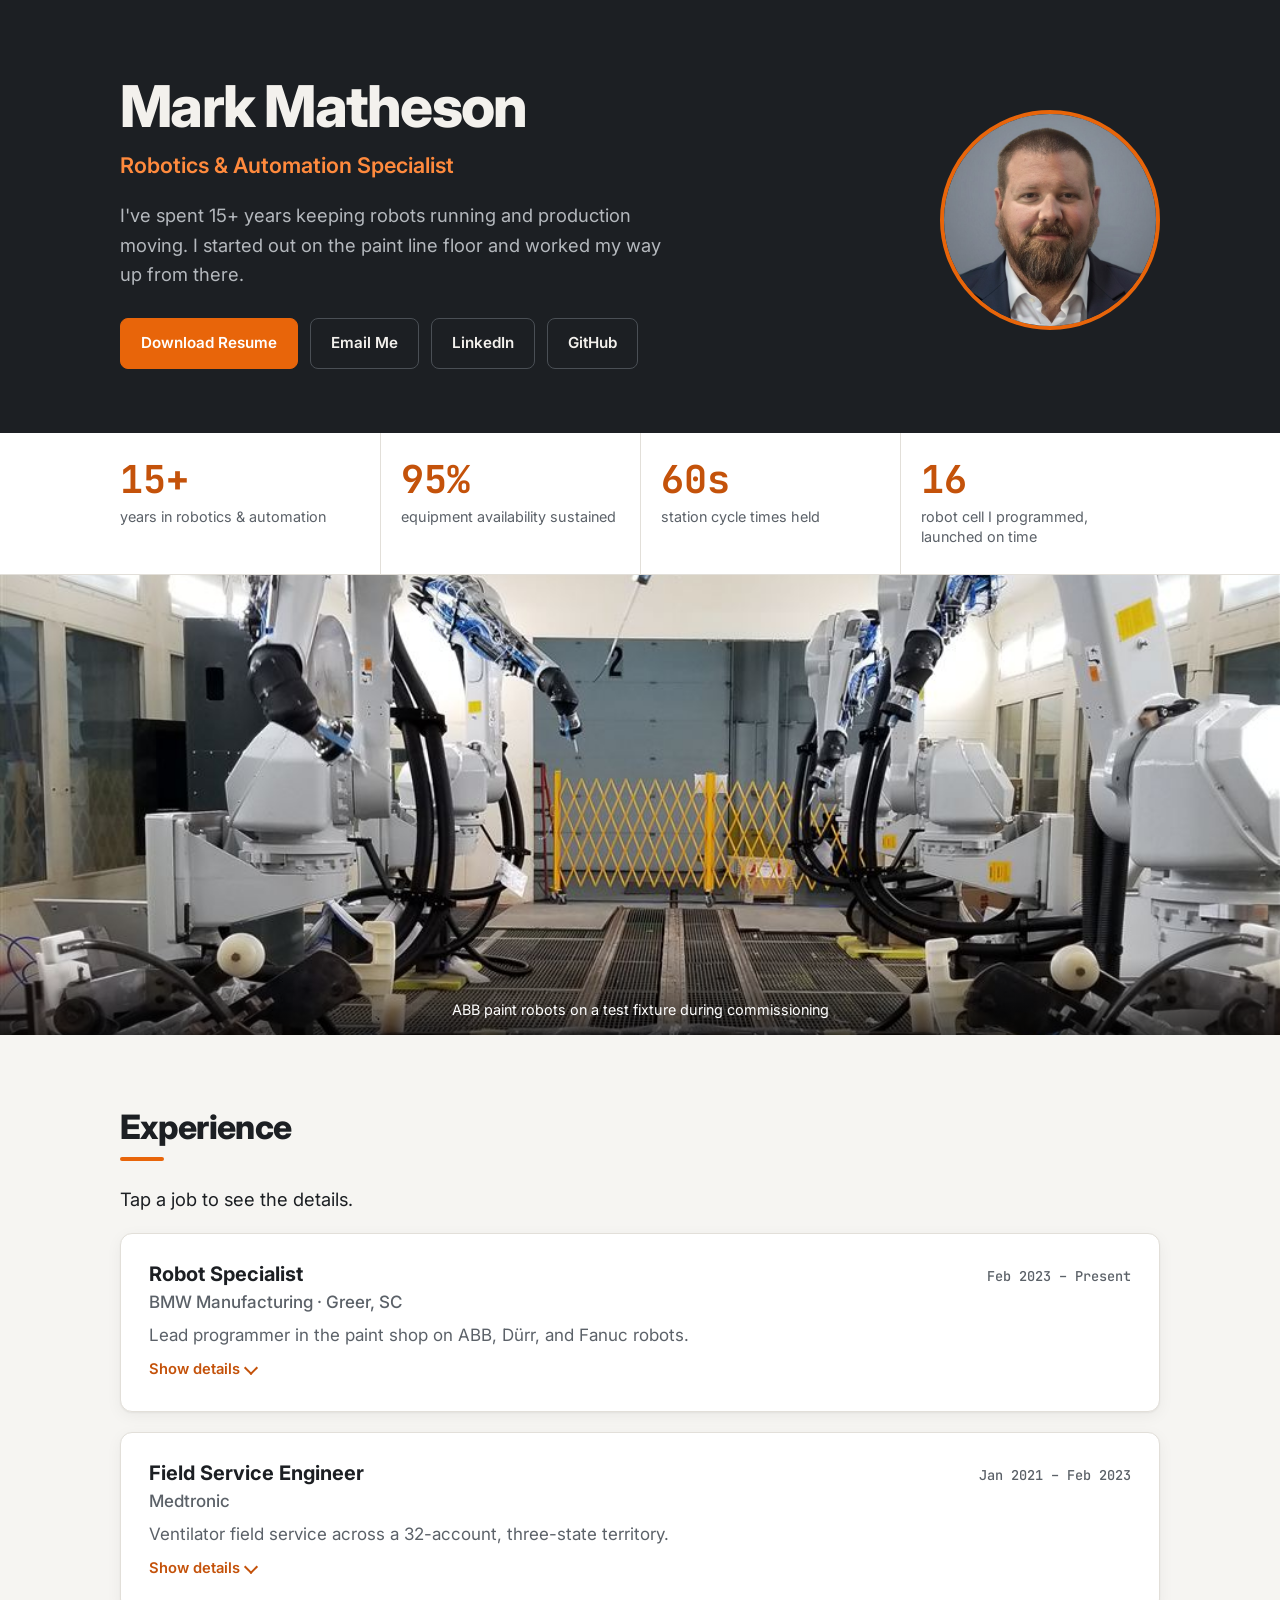
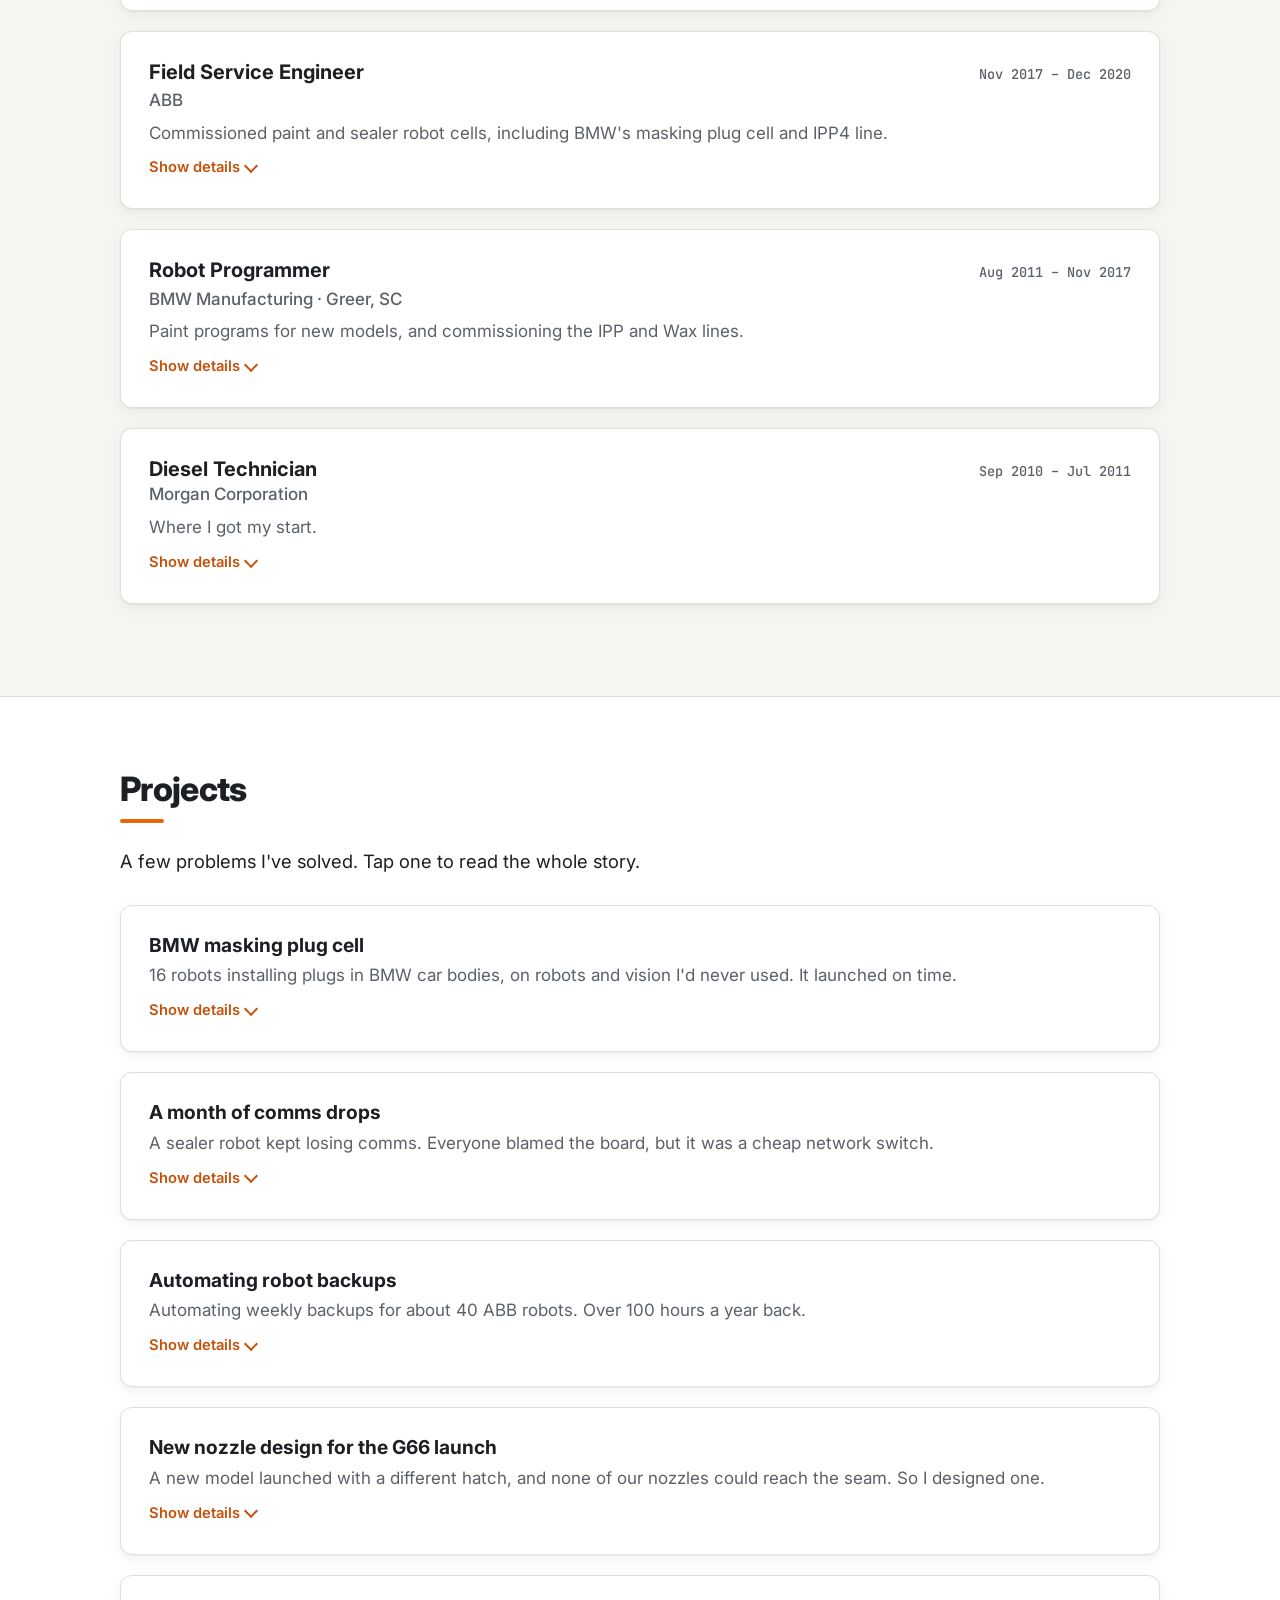
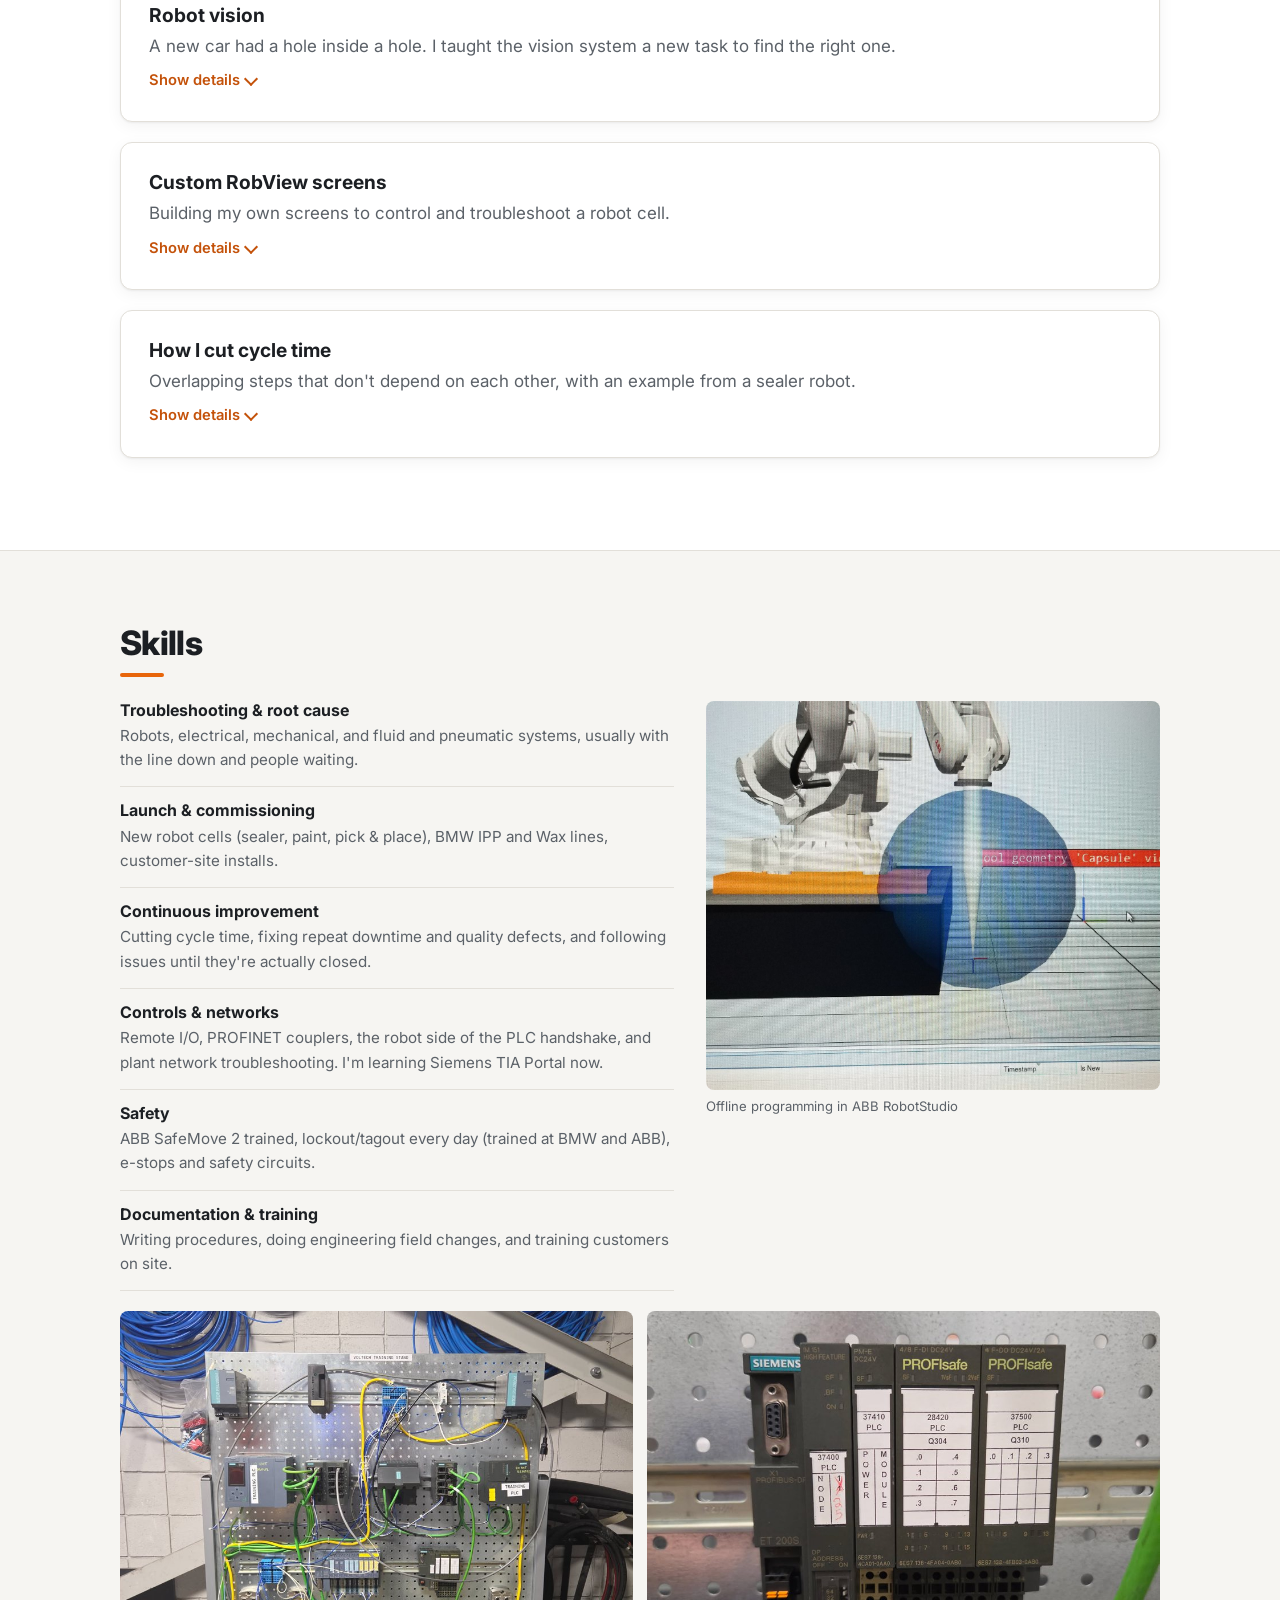
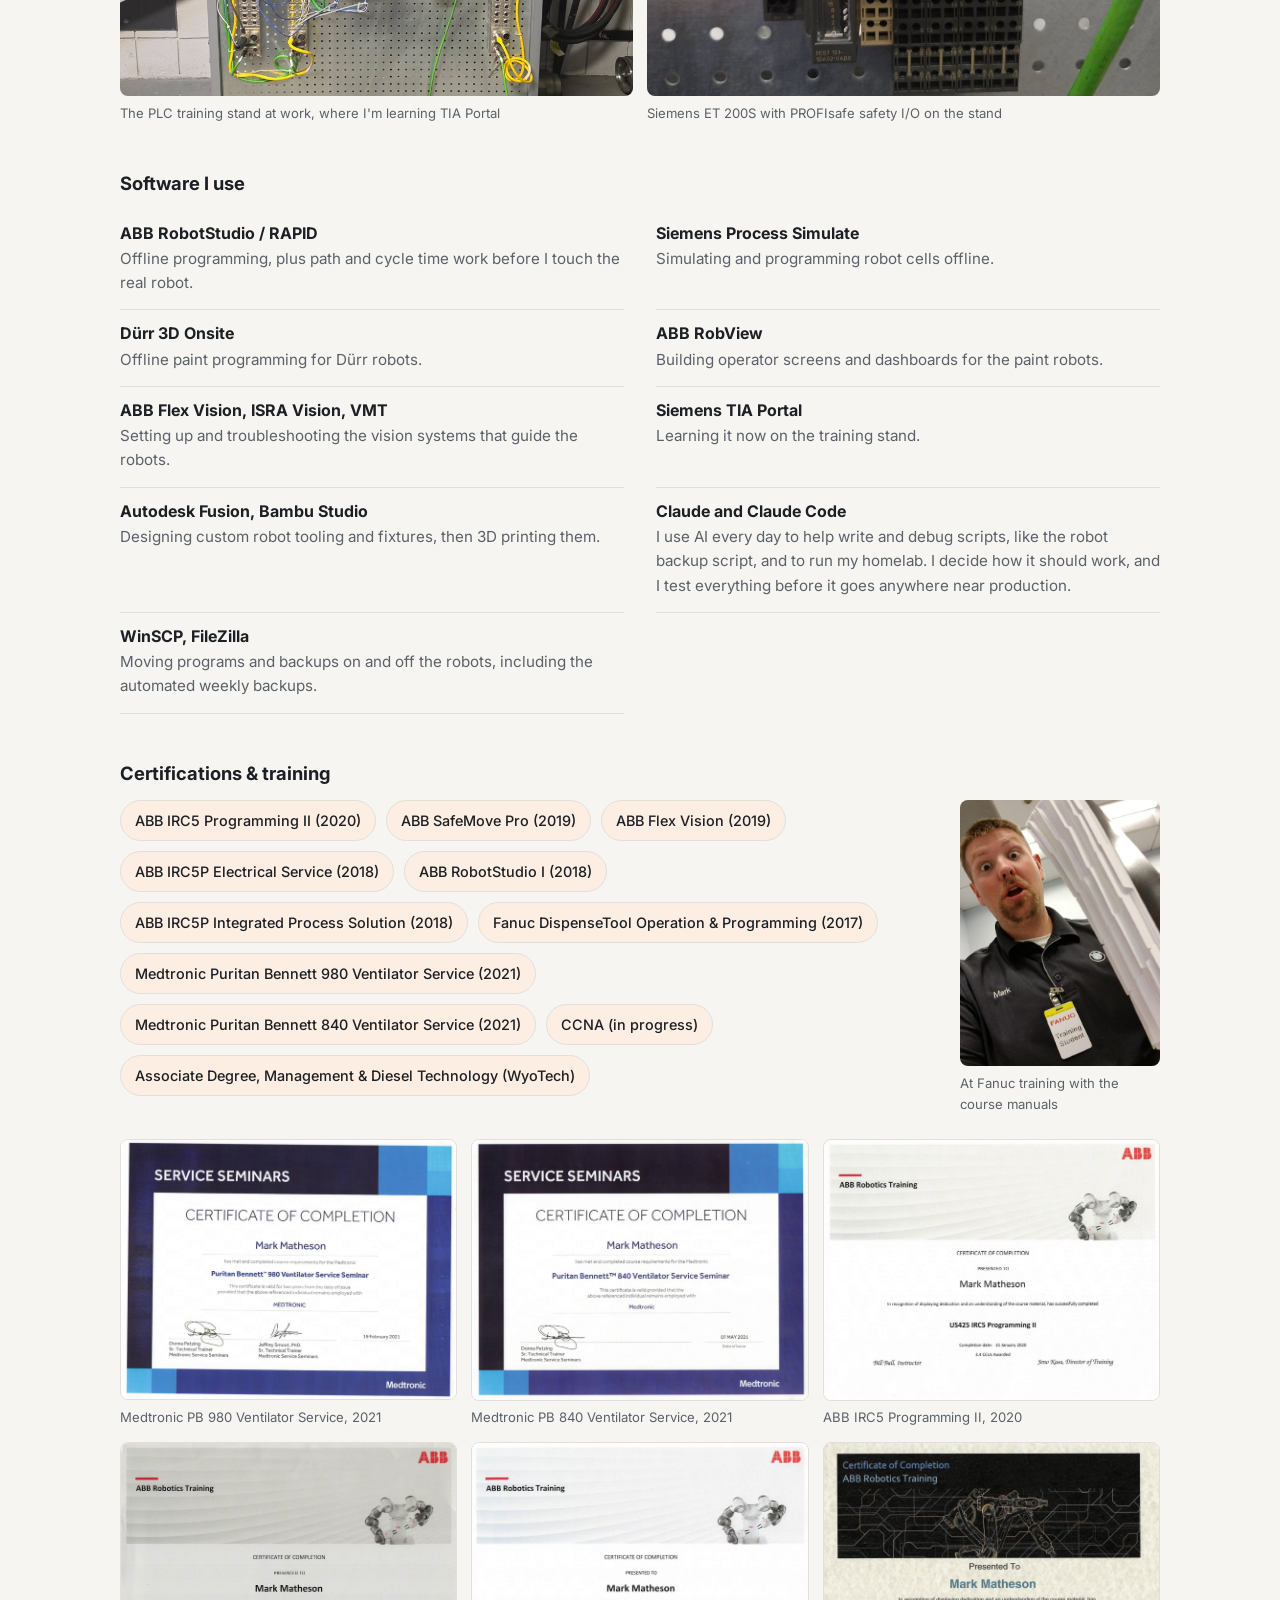
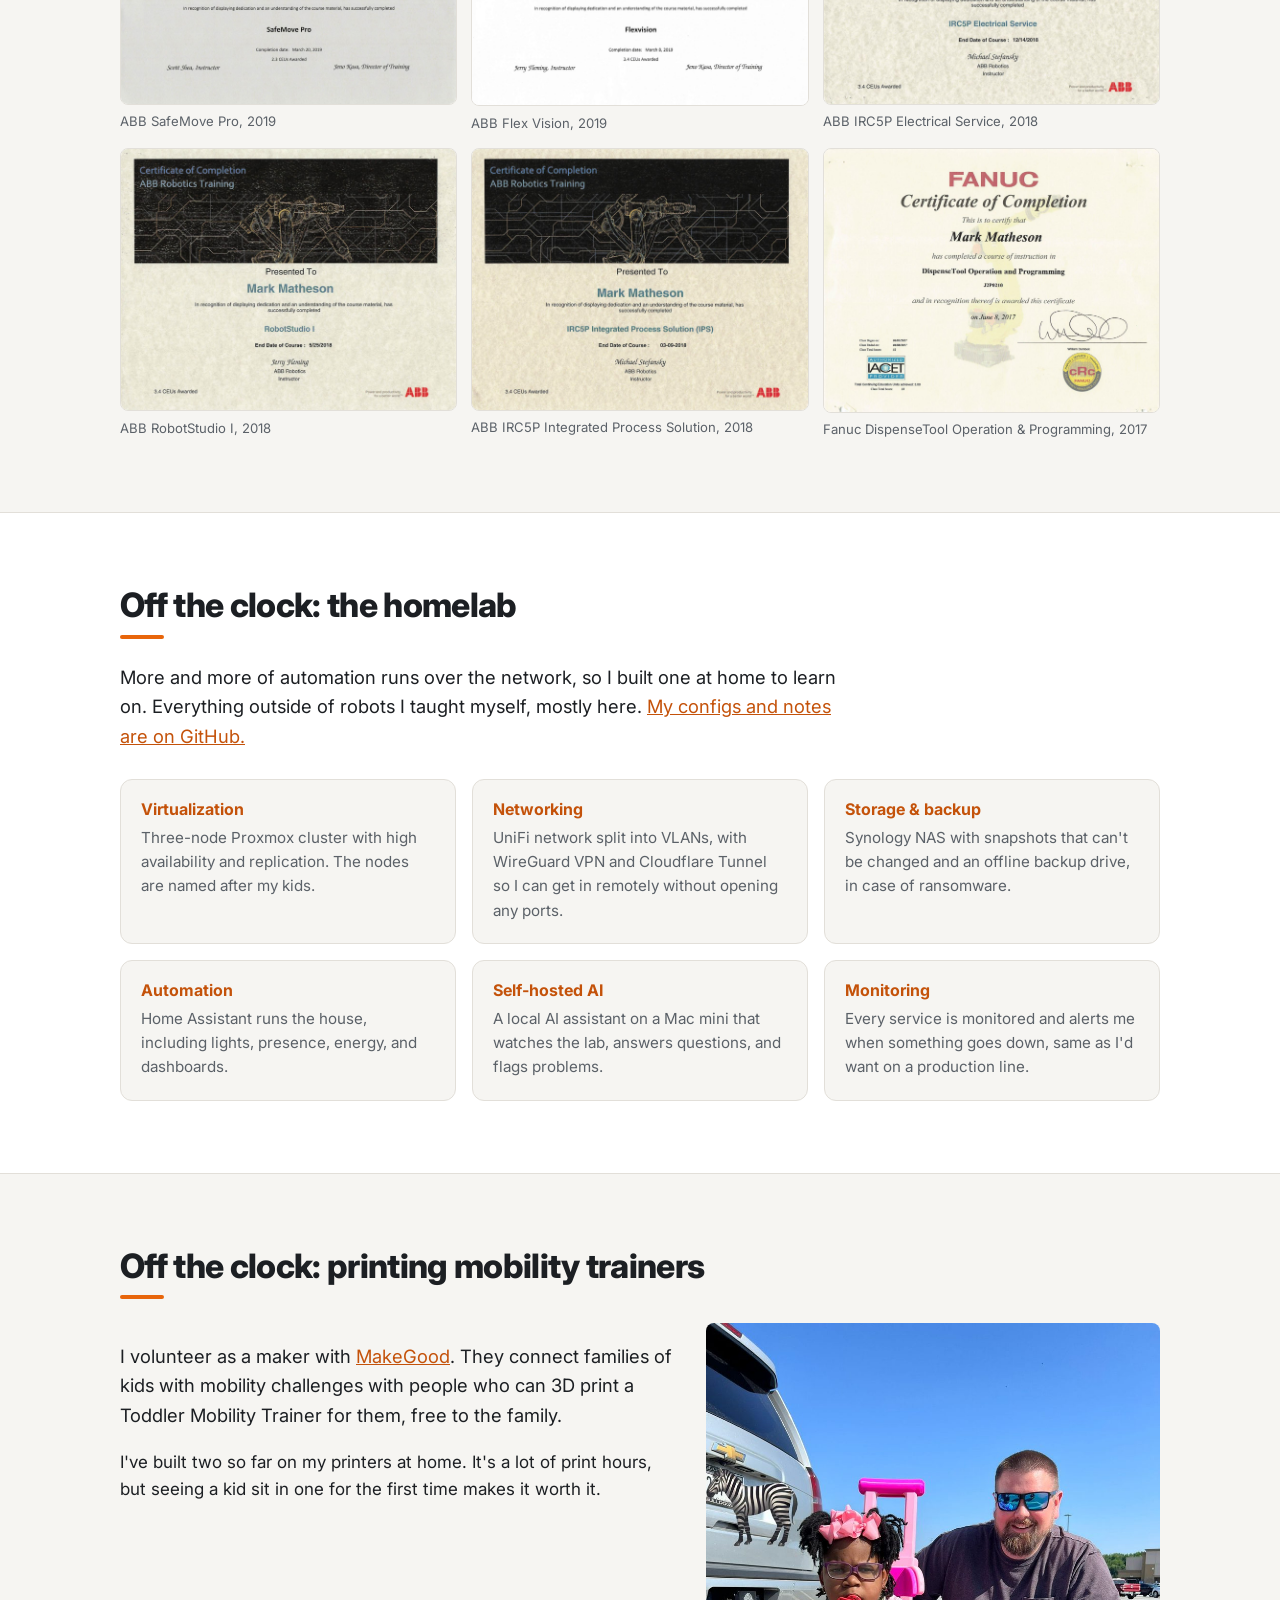
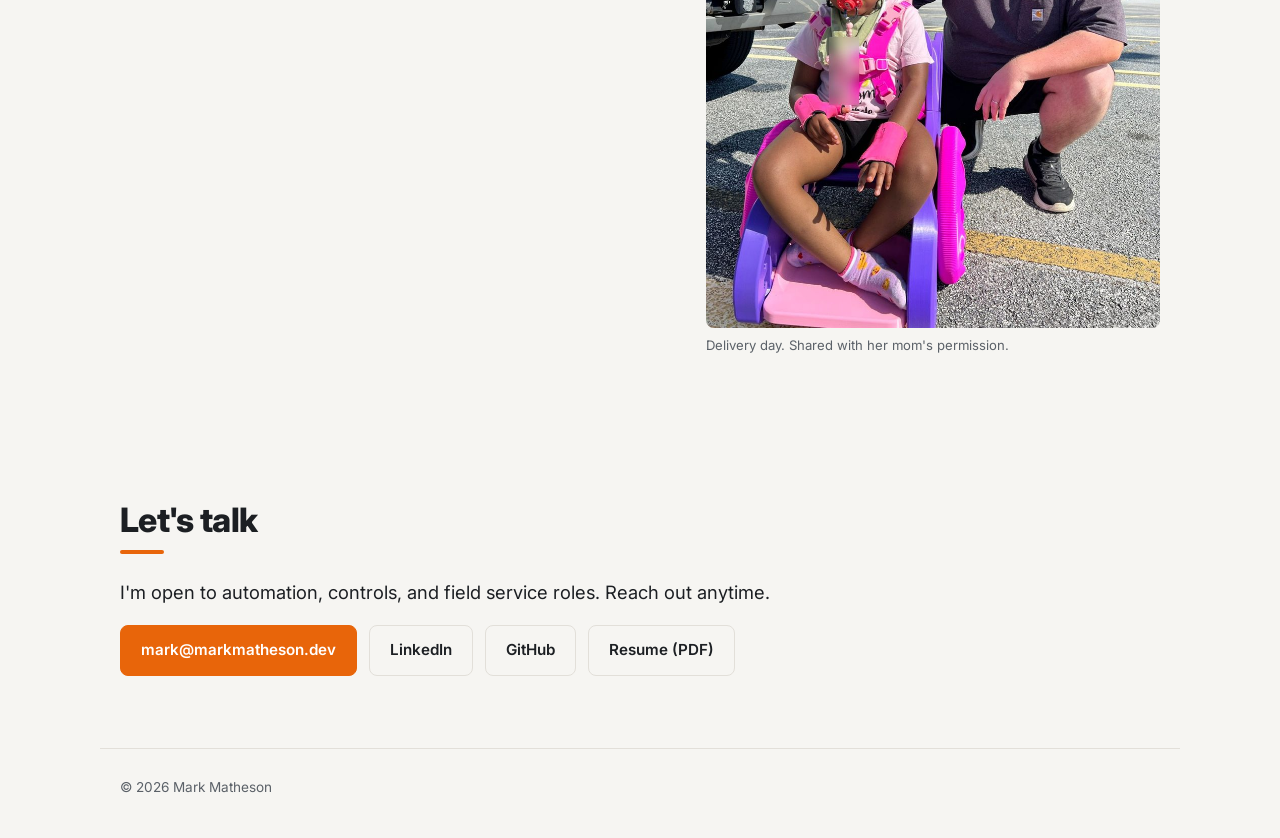
<file: site/index.html>
<!doctype html>
<html lang="en">
<head>
<meta charset="utf-8">
<meta name="viewport" content="width=device-width, initial-scale=1">
<title>Mark Matheson | Robotics & Automation Specialist</title>
<meta name="description" content="Robotics and automation specialist with 15+ years commissioning, troubleshooting, and improving robotic systems. ABB, Dürr, Fanuc.">
<meta property="og:title" content="Mark Matheson | Robotics & Automation Specialist">
<meta property="og:description" content="15+ years commissioning, troubleshooting, and improving robotic systems.">
<meta property="og:image" content="https://markmatheson.dev/img/abb-robot-cell.jpg">
<meta property="og:url" content="https://markmatheson.dev/">
<link rel="icon" href="data:image/svg+xml,%3Csvg xmlns='http://www.w3.org/2000/svg' viewBox='0 0 32 32'%3E%3Crect width='32' height='32' rx='6' fill='%23e8650a'/%3E%3Ctext x='16' y='22' font-family='Arial' font-weight='700' font-size='15' fill='white' text-anchor='middle'%3EMM%3C/text%3E%3C/svg%3E">
<link rel="preconnect" href="https://fonts.googleapis.com">
<link rel="preconnect" href="https://fonts.gstatic.com" crossorigin>
<link href="https://fonts.googleapis.com/css2?family=Inter:wght@400;500;600;700;800&family=JetBrains+Mono:wght@500;700&display=swap" rel="stylesheet">
<link rel="stylesheet" href="styles.css?v=2026100902">
</head>
<body>

<header class="hero">
  <div class="wrap hero-grid">
    <div class="hero-text">
      <h1>Mark Matheson</h1>
      <p class="title">Robotics &amp; Automation Specialist</p>
      <p class="lede">I've spent 15+ years keeping robots running and production moving. I started out on the paint line floor and worked my way up from there.</p>
      <div class="actions">
        <a class="btn primary" href="Mark_Matheson_Resume.pdf" download>Download Resume</a>
        <a class="btn" href="mailto:mark@markmatheson.dev">Email Me</a>
        <a class="btn" href="https://www.linkedin.com/in/mark-matheson-bb3274138/" target="_blank" rel="noopener">LinkedIn</a>
        <a class="btn" href="https://github.com/markmatheson" target="_blank" rel="noopener">GitHub</a>
      </div>
    </div>
    <img class="headshot" src="img/headshot-2026-11b.jpg" alt="Mark Matheson" width="270" height="270">
  </div>
</header>

<section class="stats" aria-label="Key numbers">
  <div class="wrap stat-grid">
    <div class="stat"><span class="num">15+</span><span class="lbl">years in robotics &amp; automation</span></div>
    <div class="stat"><span class="num">95%</span><span class="lbl">equipment availability sustained</span></div>
    <div class="stat"><span class="num">60s</span><span class="lbl">station cycle times held</span></div>
    <div class="stat"><span class="num">16</span><span class="lbl">robot cell I programmed, launched on time</span></div>
  </div>
</section>

<figure class="banner">
  <img src="img/abb-robot-cell.jpg" alt="ABB paint robots positioned around a test fixture in a paint booth" loading="lazy">
  <figcaption>ABB paint robots on a test fixture during commissioning</figcaption>
</figure>

<main>

<section class="wrap section" id="experience">
  <h2>Experience</h2>
  <p class="lede narrow">Tap a job to see the details.</p>

  <details class="job">
    <summary>
    <div class="job-head">
      <div><h3>Robot Specialist</h3><p class="org">BMW Manufacturing · Greer, SC</p></div>
      <p class="dates">Feb 2023 – Present</p>
    </div>
    <p class="teaser">Lead programmer in the paint shop on ABB, Dürr, and Fanuc robots.</p>
    <span class="more"><span class="show">Show details</span><span class="hide">Hide details</span></span>
    </summary>
    <div class="job-body">
    <ul>
      <li>Lead programmer in the paint shop on ABB, Dürr, and Fanuc robots. I handle new model programming, design changes, and day-to-day improvements.</li>
      <li>When a robot goes down, I'm usually one of the people getting it back up. We hold <strong>95% equipment availability</strong>.</li>
      <li>Helped hold <strong>60-second station cycle times</strong> by tightening up paths and changing the order of steps (<a href="#cycle-time">see how</a>).</li>
      <li>Offline programming in RobotStudio, Process Simulate, and Dürr 3D Onsite. I also design and 3D print custom robot tooling.</li>
    </ul>
    <div class="photos three">
      <figure><img src="img/conveyor-sensors.jpg" alt="Conveyor station with photoelectric sensors and vision hardware" loading="lazy"><figcaption>Sensor and vision station work</figcaption></figure>
      <figure><img src="img/truprint-3000.jpg" alt="TRUMPF TruPrint 3000 metal 3D printer" loading="lazy"><figcaption>TruPrint 3000 metal 3D printer</figcaption></figure>
      <figure class="clip"><video src="img/pvc-flat-tip.mp4" poster="img/pvc-flat-tip-poster.jpg" muted loop playsinline preload="metadata" aria-label="PVC sealer spraying from an Omni flat-tip nozzle during a pressure test"></video><figcaption>Pressure-testing PVC with an Omni flat tip</figcaption></figure>
    </div>
  </div>
  </details>

  <details class="job">
    <summary>
    <div class="job-head">
      <div><h3>Field Service Engineer</h3><p class="org">Medtronic</p></div>
      <p class="dates">Jan 2021 – Feb 2023</p>
    </div>
    <p class="teaser">Ventilator field service across a 32-account, three-state territory.</p>
    <span class="more"><span class="show">Show details</span><span class="hide">Hide details</span></span>
    </summary>
    <div class="job-body">
    <ul>
      <li>Covered a <strong>32-account territory</strong> across South Carolina, western North Carolina, and east Tennessee, mostly on my own.</li>
      <li>Installed, repaired, and upgraded Puritan Bennett 980 and 840 ventilators in hospitals, including through COVID. There was no room for mistakes.</li>
      <li>Did engineering field changes and trained hospital biomed staff on site.</li>
    </ul>
    <div class="photos">
      <figure><img src="img/pb980-shop.jpg" alt="Puritan Bennett 980 ventilators in a service shop" loading="lazy"><figcaption>PB980 ventilators in for service</figcaption></figure>
      <figure><img src="img/field-or.jpg" alt="Mark in scrubs in a hospital operating room" loading="lazy"><figcaption>On site in the OR</figcaption></figure>
    </div>
  </div>
  </details>

  <details class="job">
    <summary>
    <div class="job-head">
      <div><h3>Field Service Engineer</h3><p class="org">ABB</p></div>
      <p class="dates">Nov 2017 – Dec 2020</p>
    </div>
    <p class="teaser">Commissioned paint and sealer robot cells, including BMW's masking plug cell and IPP4 line.</p>
    <span class="more"><span class="show">Show details</span><span class="hide">Hide details</span></span>
    </summary>
    <div class="job-body">
    <ul>
      <li>Traveled to customer plants to commission new sealer and paint robot cells, from install until production took them over. That included BMW's new IPP4 paint line and the masking plug cell, and a bumper paint line at Honda.</li>
      <li>Programmed Flex Vision and pick-and-place applications. IRC5/IRC5P controllers and IPS paint systems.</li>
      <li>Programmed a 16-robot masking plug cell for BMW on robots and vision I'd never used before. It launched on time at a 60-second cycle and 95% plug success (<a href="#masking-plug">see the project</a>). I was named Employee of the Month for it.</li>
      <li>Cycle time improvements, troubleshooting, and repairs on site.</li>
    </ul>
    <div class="photos three">
      <figure><img src="img/paint-booth.jpg" alt="Paint booth with covered robots during a spray trial" loading="lazy"><figcaption>Paint booth trial run</figcaption></figure>
      <figure><img src="img/ipp4-feather-duster-cell.jpg" alt="ABB robot with a feather duster tool in the IPP4 paint line at BMW" loading="lazy"><figcaption>The IPP4 feather duster cell at BMW, which I commissioned</figcaption></figure>
      <figure><img src="img/feather-duster-cad.jpg" alt="3D model of an ABB robot holding a feather duster tool" loading="lazy"><figcaption>3D model of the feather duster robot and tool</figcaption></figure>
    </div>
  </div>
  </details>

  <details class="job">
    <summary>
    <div class="job-head">
      <div><h3>Robot Programmer</h3><p class="org">BMW Manufacturing · Greer, SC</p></div>
      <p class="dates">Aug 2011 – Nov 2017</p>
    </div>
    <p class="teaser">Paint programs for new models, and commissioning the IPP and Wax lines.</p>
    <span class="more"><span class="show">Show details</span><span class="hide">Hide details</span></span>
    </summary>
    <div class="job-body">
    <ul>
      <li>Created paint programs for new models and ran paint trial bodies.</li>
      <li>Troubleshot and corrected paint defects. Set up color tables for Bell RB1000 applicators.</li>
      <li>Member of the commissioning team for the IPP and Wax lines.</li>
      <li>Before programming I worked the paint line floor: repair, E-coat sanding, inspection and polish, and robot operator.</li>
    </ul>
    <div class="photos">
      <figure><img src="img/paint-booth-robots.jpg" alt="Orange paint robots on both sides of an empty paint booth" loading="lazy"><figcaption>Paint robots in an empty booth</figcaption></figure>
    </div>
  </div>
  </details>

  <details class="job compact">
    <summary>
    <div class="job-head">
      <div><h3>Diesel Technician</h3><p class="org">Morgan Corporation</p></div>
      <p class="dates">Sep 2010 – Jul 2011</p>
    </div>
    <p class="teaser">Where I got my start.</p>
    <span class="more"><span class="show">Show details</span><span class="hide">Hide details</span></span>
    </summary>
    <div class="job-body">
    <p>Where I got my start, doing overhauls and off-site repairs and keeping downtime low.</p>
    <div class="photos">
      <figure><img src="img/morgan-bay.jpg" alt="A green tractor with its hood open and two heavy axles on stands in a shop bay" loading="lazy"><figcaption>My bay at Morgan, with a tractor and its axles torn down</figcaption></figure>
    </div>
  </div>
  </details>
</section>

<section class="section alt" id="projects">
  <div class="wrap">
  <h2>Projects</h2>
  <p class="lede narrow">A few problems I've solved. Tap one to read the whole story.</p>
  <details class="job project" id="masking-plug">
    <summary>
      <h3>BMW masking plug cell</h3>
      <p class="teaser">16 robots installing plugs in BMW car bodies, on robots and vision I'd never used. It launched on time.</p>
      <span class="more"><span class="show">Show details</span><span class="hide">Hide details</span></span>
    </summary>
    <div class="job-body">
  <p class="lede narrow">In 2018 ABB put me on a 16-robot cell at BMW that puts masking plugs into the car bodies. I was a paint guy, and I'd never programmed these robots or this vision system. We launched on time anyway.</p>
  <div class="spot-stats">
    <div><span class="num">16</span><span class="lbl">robots in the cell</span></div>
    <div><span class="num">60s</span><span class="lbl">cycle time</span></div>
    <div><span class="num">95%</span><span class="lbl">plug success rate</span></div>
    <div><span class="num">On time</span><span class="lbl">hit the launch date</span></div>
  </div>
  <div class="spot-grid">
    <div class="spot"><h4>The problem</h4><p>The plugs only seat if you're right on the hole, and the body could shift a little while the robots pushed on it. Just driving the plug straight in would miss or seat it badly.</p></div>
    <div class="spot"><h4>What I did</h4><p>I learned it on site from ABB's manuals, a lot of trial and error, and BMW's people. I set up robots on opposite sides of the body to push at the same time, so they held the body still. Then I watched how the line workers put plugs in by hand and copied their motion into the robot paths with RelTool offsets.</p></div>
    <div class="spot"><h4>The result</h4><p>It launched on the date at a 60-second cycle and 95% plug success. Most of the misses came from plugs jamming on the feed conveyor, not the robots putting them in. ABB named me Field Service Employee of the Month.</p></div>
  </div>
  <blockquote class="quote">
    <p>&ldquo;Mark has performed above expectations and has excelled throughout. Mark has been instrumental in the success of the Masking Plug project.&rdquo;</p>
    <cite>Director of Field Services &amp; Technical Support, ABB. Employee of the Month award, June 2018</cite>
  </blockquote>
  <p class="narrow lesson">If I did it again, I'd go stand with the line workers on day one. The way they did it by hand ended up being the key to the whole thing.</p>
  <p class="narrow lesson">BMW posted about the cell on LinkedIn in November 2018. The robots put in about 61,000 plugs a day, work that used to be hard on people's shoulders, necks, and hands. <a href="https://www.linkedin.com/feed/update/urn:li:activity:6467834112106389504/" target="_blank" rel="noopener">Here's BMW's post</a>, and it's still on their <a href="https://www.bmwgroup-werke.com/spartanburg/en/our-plant.html" target="_blank" rel="noopener">Spartanburg plant page</a>.</p>
</div>
  </details>
  <details class="job project" id="case-comms">
    <summary>
      <h3>A month of comms drops</h3>
      <p class="teaser">A sealer robot kept losing comms. Everyone blamed the board, but it was a cheap network switch.</p>
      <span class="more"><span class="show">Show details</span><span class="hide">Hide details</span></span>
    </summary>
    <div class="job-body">
    <p class="lede narrow">We had a sealer robot that kept losing comms between the IRC5 and the process board. It had been going on for about a month and getting worse.</p>
    <div class="spot-grid">
      <div class="spot"><h4>The problem</h4><p>Maintenance had been on it for weeks and was about ready to call ABB in. Their plan was to replace the board, but nobody knew how to move the config over to a new one, so they called me in on my day off.</p></div>
      <div class="spot"><h4>What I did</h4><p>I wanted to know where the problem was before I swapped anything. The HMI never lost its data, so I knew it was on the controller's network side. I watched the drops in RobotStudio and checked the board's link status and boot log, and the board looked fine. The next time it dropped, I power-cycled just the internal LAN switch and comms came right back.</p></div>
      <div class="spot"><h4>The proof</h4><p>Maintenance wanted proof before they closed it out, which was fair. I put the bad switch in the controls cabinet on our offline cell, where three robots talk to a PLC. Within a day it dropped all the comms there too. So we swapped a cheap switch instead of the board, and never had to call ABB.</p></div>
    </div>
    <p class="narrow lesson">Intermittent problems will fool you. I try to prove where it is before I start throwing parts at it.</p>
  </div>
  </details>
  <details class="job project" id="case-backups">
    <summary>
      <h3>Automating robot backups</h3>
      <p class="teaser">Automating weekly backups for about 40 ABB robots. Over 100 hours a year back.</p>
      <span class="more"><span class="show">Show details</span><span class="hide">Hide details</span></span>
    </summary>
    <div class="job-body">
  <p class="lede narrow">Every Sunday, two of our programmers spent about an hour each backing up around 40 ABB robots by hand. So I automated it.</p>
  <div class="spot-stats">
    <div><span class="num">~40</span><span class="lbl">robots covered</span></div>
    <div><span class="num">0</span><span class="lbl">people needed on Sundays</span></div>
    <div><span class="num">100+</span><span class="lbl">labor hours saved a year</span></div>
    <div><span class="num">3</span><span class="lbl">restore points kept on each robot</span></div>
  </div>
  <div class="spot-grid">
    <div class="spot"><h4>How it worked before</h4><p>Someone had to go robot to robot every Sunday and pull the backups by hand. Two people, about an hour each, every week.</p></div>
    <div class="spot"><h4>What I built</h4><p>Each controller now takes its own backup at a set time on Sunday. Then a WinSCP script on the HMI pulls every backup over FTP into that robot's folder on the network and checks that it got there. Only after that does it delete the oldest backup on the robot, so each one keeps its three newest. The passwords are in a separate file, not in the script.</p></div>
    <div class="spot"><h4>The result</h4><p>Nobody has to do it by hand anymore. That's over 100 hours a year back, and every robot gets a good backup every week.</p></div>
  </div>
  <h4 class="code-title">The code</h4>
  <p class="narrow">It's a PowerShell script I wrote on my own laptop and tested at work. It reads a list of robots, pings each one, pulls the newest backup over FTP, and files it on the network by year and month. If a robot is offline it skips it and keeps going, and at the end it logs what downloaded, what was offline and what failed. This is the part I cared about most. It never deletes anything off the robot until the new backup is safe on the network.</p>
  <pre class="code"><code># Cleanup only runs after a successful download (or already-current), so it is safe to delete.
if ($backupFolders.Count -gt $KeepOnRobot) {
    $toDelete = $backupFolders | Select-Object -Skip $KeepOnRobot
    foreach ($old in $toDelete) {
        Write-Log &quot;$RobotName - Deleting old backup from controller: $($old.Name)&quot;
        $session.RemoveFiles(&quot;$RemoteBackupParent/$($old.Name)&quot;) | Out-Null
    }
}</code></pre>
  <p class="narrow">The robots start their own backups with a small RAPID module I wrote. This one's from our offline cell, where it runs on Saturdays. It waits until there's no job running and none queued for five straight minutes, so it never kicks off during a short gap between cars. Then it fires the backup and saves the date so it only runs once.</p>
  <pre class="code"><code>IF Timer&gt;=300 AND JobInProgress=0 AND JobPending=0 THEN
    ! 5 minutes of no JobInProgress and no JobPending means production
    ! is genuinely stopped (normal cycle time is 60 sec - a 5 min idle
    ! window will never occur during a running shift, only a stopped line).
    PulseDO\PLength:=0.2, doBackup;
    dateSaved:=CDate();
    Backup_Complete:=TRUE;</code></pre>
  <p class="narrow lesson"><a href="code/ABB-BackupTransfer.ps1" download>Download the full script</a> and an <a href="code/robots.example.csv" download>example robot list</a>, the <a href="code/AutoBackup.mod" download>RAPID module</a>, or see it all <a href="https://github.com/markmatheson/ABB-robot-Backup-script" target="_blank" rel="noopener">on GitHub</a>. I swapped the real paths, robot names and logins for made-up ones.</p>
</div>
  </details>
  <details class="job project" id="custom-nozzle">
    <summary>
      <h3>New nozzle design for the G66 launch</h3>
      <p class="teaser">A new model launched with a different hatch, and none of our nozzles could reach the seam. So I designed one.</p>
      <span class="more"><span class="show">Show details</span><span class="hide">Hide details</span></span>
    </summary>
    <div class="job-body">
  <p class="lede narrow">For a new model launch, the hatch was different and we needed to hit a seam that none of our nozzles could reach. So I made one that could.</p>
  <div class="spot-grid">
    <div class="spot"><h4>The problem</h4><p>We got the new CAD data in, and while we were programming it offline we found one seam on the hatch that our current nozzle couldn't reach.</p></div>
    <div class="spot"><h4>What I did</h4><p>I designed a custom nozzle in Fusion. I printed the first one in plastic on a Bambu Lab to check the fit, since that's cheaper and faster. Then I printed the real one on our metal 3D printer.</p></div>
    <div class="spot"><h4>The result</h4><p>I ran a test program with it in the offline cell to dial in the pressure we needed. Once that was right, we added it to the robots on the line.</p></div>
  </div>
  <div class="photos one">
    <figure><img src="img/nozzle-trial-beads.jpg" alt="Plastic prototype nozzle and metal printed nozzle lying on foil next to test beads, with handwritten notes" loading="lazy"><figcaption>The plastic prototype, the metal nozzle, and the test beads I ran to dial in the pressure</figcaption></figure>
  </div>
  <div class="photos fit">
    <figure class="spin"><video src="img/nozzle-spin.mp4" poster="img/nozzle-spin-poster.jpg" autoplay muted loop playsinline preload="metadata" aria-label="The custom nozzle slowly rotating, showing the bent tip and the two-hole mounting base"></video><figcaption>The nozzle I designed in Fusion</figcaption></figure>
    <figure><img src="img/nozzle-process-simulate.jpg" alt="Simulation view of an orange paint robot wrist with the custom nozzle mounted on the tool" loading="lazy"><figcaption>The nozzle on the robot in Process Simulate</figcaption></figure>
  </div>
</div>
  </details>
  <details class="job project" id="vision">
    <summary>
      <h3>Robot vision</h3>
      <p class="teaser">A new car had a hole inside a hole. I taught the vision system a new task to find the right one.</p>
      <span class="more"><span class="show">Show details</span><span class="hide">Hide details</span></span>
    </summary>
    <div class="job-body">
  <p class="lede narrow">When we launch new cars, some of the holes are tricky enough that I have to teach the vision system a new task for them.</p>
  <div class="spot-grid">
    <div class="spot"><h4>The problem</h4><p>One time we had a hole inside a hole. The tasks we already had weren't made for that.</p></div>
    <div class="spot"><h4>What I did</h4><p>I taught a new task for that hole and masked out the inside one.</p></div>
    <div class="spot"><h4>The result</h4><p>Now I call that task from the robot program, so it finds the hole on that model more repeatably and accurately.</p></div>
  </div>
  <div class="photos one">
    <figure><img src="img/flexvision.jpg" alt="ABB FlexVision on a cabinet screen with two camera views locked onto a hole and a list of locate and inspect tasks" loading="lazy"><figcaption>FlexVision with both cameras locked onto a hole</figcaption></figure>
    <figure><img src="img/cognex-gige.jpg" alt="Cognex GigE Vision configuration tool showing camera network connections and settings" loading="lazy"><figcaption>Setting up the camera network in Cognex's GigE tool</figcaption></figure>
  </div>
</div>
  </details>
  <details class="job project" id="robview-screens">
    <summary>
      <h3>Custom RobView screens</h3>
      <p class="teaser">Building my own screens to control and troubleshoot a robot cell.</p>
      <span class="more"><span class="show">Show details</span><span class="hide">Hide details</span></span>
    </summary>
    <div class="job-body">
  <p class="lede narrow">RobView lets you build your own user screens. You can take pretty much any tag on the robot side and make a screen for it.</p>
  <div class="spot-grid">
    <div class="spot"><h4>What they're for</h4><p>I made screens that help us control and troubleshoot the robot cell.</p></div>
    <div class="spot"><h4>How they work</h4><p>The buttons are tied to bools in the robot program, so pressing one changes what the program does. I pick the signals and variables I want and bind them to buttons, lights or a live trend.</p></div>
    <div class="spot"><h4>The doser screen</h4><p>I built this one to show both dosers live: fill levels, pressures, material temp, the valves, and the enable buttons. It's all custom.</p></div>
  </div>
  <div class="photos one">
    <figure><img src="img/robview-doser-screen.jpg" alt="RobView screen in run mode showing two dosers with fill levels, pressures, valves and enable buttons" loading="lazy"><figcaption>The doser screen I built, running on the line</figcaption></figure>
    <figure><img src="img/robview-screen-editor.png" alt="RobView screen editor with a TCP speed trend, on/off buttons, and the dialog for binding robot tags" loading="lazy"><figcaption>Building a screen in RobView and binding it to robot tags. Network details blurred.</figcaption></figure>
  </div>
</div>
  </details>
  <details class="job project" id="cycle-time">
    <summary>
      <h3>How I cut cycle time</h3>
      <p class="teaser">Overlapping steps that don't depend on each other, with an example from a sealer robot.</p>
      <span class="more"><span class="show">Show details</span><span class="hide">Hide details</span></span>
    </summary>
    <div class="job-body">
    <p class="lede narrow">A lot of cycle time gets wasted waiting. The robot finishes one thing, and only then does the next thing start. If a step doesn't really need the one before it to finish, it can start early.</p>
    <p class="narrow">Here's one I did on a sealer robot. The program did a tool change, moved to ready, fired the vision system, then calculated the corrections. But vision doesn't need the robot at ready to measure the car. So I moved it up, and now vision fires and the corrections get calculated <em>while the robot is still doing its tool change</em>. By the time it gets to ready, the offsets are already there.</p>

    <div class="diagram" role="img" aria-label="Animated diagram: the same steps run one at a time versus overlapped. The overlapped version starts sealing sooner, saving time every cycle.">
      <svg viewBox="0 0 720 240" xmlns="http://www.w3.org/2000/svg">
        <text class="d-label" x="0" y="22">Before: one step at a time</text>
        <g class="bar" data-x="0" data-w="250"><rect class="d-a" x="0" y="34" width="250" height="34" rx="4"/><text class="d-t" x="12" y="56">Tool change</text></g>
        <g class="bar" data-x="254" data-w="90"><rect class="d-b" x="254" y="34" width="90" height="34" rx="4"/><text class="d-t" x="264" y="56">To ready</text></g>
        <g class="bar" data-x="348" data-w="130"><rect class="d-c" x="348" y="34" width="130" height="34" rx="4"/><text class="d-t" x="360" y="56">Vision</text></g>
        <g class="bar" data-x="482" data-w="110"><rect class="d-c" x="482" y="34" width="110" height="34" rx="4"/><text class="d-t" x="494" y="56">Corrections</text></g>
        <g class="bar" data-x="596" data-w="124"><rect class="d-p" x="596" y="34" width="124" height="34" rx="4"/><text class="d-t inv" x="608" y="56">Seal →</text></g>

        <text class="d-label" x="0" y="112">After: independent steps overlap</text>
        <g class="bar" data-x="0" data-w="250"><rect class="d-a" x="0" y="124" width="250" height="34" rx="4"/><text class="d-t" x="12" y="146">Tool change</text></g>
        <g class="bar" data-x="0" data-w="130"><rect class="d-c" x="0" y="162" width="130" height="30" rx="4"/><text class="d-t" x="12" y="180">Vision</text></g>
        <g class="bar" data-x="134" data-w="110"><rect class="d-c" x="134" y="162" width="110" height="30" rx="4"/><text class="d-t" x="146" y="180">Corrections</text></g>
        <g class="bar" data-x="254" data-w="90"><rect class="d-b" x="254" y="124" width="90" height="34" rx="4"/><text class="d-t" x="264" y="146">To ready</text></g>
        <g class="bar" data-x="348" data-w="124"><rect class="d-p" x="348" y="124" width="124" height="34" rx="4"/><text class="d-t inv" x="360" y="146">Seal →</text></g>

        <g class="fin">
          <line class="d-guide" x1="348" y1="70" x2="348" y2="232"/>
          <line class="d-guide" x1="596" y1="70" x2="596" y2="232"/>
          <line class="d-save" x1="352" y1="226" x2="592" y2="226"/>
          <text class="d-save-t" x="472" y="216" text-anchor="middle">time saved, every cycle</text>
        </g>
        <line class="d-head" x1="0" y1="28" x2="0" y2="198"/>
      </svg>
      <div class="diagram-foot">
        <p class="caption">Illustrative, not to scale. Saving a few seconds per cycle compounds into hours of production.</p>
        <button class="replay" type="button" hidden>&#9654; Replay</button>
      </div>
    </div>
  </div>
  </details>
  </div>
</section>

<section class="wrap section" id="skills">
  <h2>Skills</h2>
  <div class="skills-grid">
    <div class="skill-list">
      <div class="skill"><h4>Troubleshooting &amp; root cause</h4><p>Robots, electrical, mechanical, and fluid and pneumatic systems, usually with the line down and people waiting.</p></div>
      <div class="skill"><h4>Launch &amp; commissioning</h4><p>New robot cells (sealer, paint, pick &amp; place), BMW IPP and Wax lines, customer-site installs.</p></div>
      <div class="skill"><h4>Continuous improvement</h4><p>Cutting cycle time, fixing repeat downtime and quality defects, and following issues until they're actually closed.</p></div>
      <div class="skill"><h4>Controls &amp; networks</h4><p>Remote I/O, PROFINET couplers, the robot side of the PLC handshake, and plant network troubleshooting. I'm learning Siemens TIA Portal now.</p></div>
      <div class="skill"><h4>Safety</h4><p>ABB SafeMove 2 trained, lockout/tagout every day (trained at BMW and ABB), e-stops and safety circuits.</p></div>
      <div class="skill"><h4>Documentation &amp; training</h4><p>Writing procedures, doing engineering field changes, and training customers on site.</p></div>
    </div>
    <figure class="feature"><img src="img/robotstudio.jpg" alt="ABB RobotStudio simulation showing a robot and tool geometry" loading="lazy"><figcaption>Offline programming in ABB RobotStudio</figcaption></figure>
  </div>

  <div class="photos">
    <figure><img src="img/plc-training-stand.jpg" alt="PLC training stand with Siemens PLCs, network switches, and remote I/O on a pegboard" loading="lazy"><figcaption>The PLC training stand at work, where I&#39;m learning TIA Portal</figcaption></figure>
    <figure><img src="img/siemens-et200s.jpg" alt="Siemens ET 200S remote I/O with PROFIsafe safety modules" loading="lazy"><figcaption>Siemens ET 200S with PROFIsafe safety I/O on the stand</figcaption></figure>
  </div>

  <h3 class="sub">Software I use</h3>
  <div class="sw-grid">
    <div class="skill"><h4>ABB RobotStudio / RAPID</h4><p>Offline programming, plus path and cycle time work before I touch the real robot.</p></div>
    <div class="skill"><h4>Siemens Process Simulate</h4><p>Simulating and programming robot cells offline.</p></div>
    <div class="skill"><h4>Dürr 3D Onsite</h4><p>Offline paint programming for Dürr robots.</p></div>
    <div class="skill"><h4>ABB RobView</h4><p>Building operator screens and dashboards for the paint robots.</p></div>
    <div class="skill"><h4>ABB Flex Vision, ISRA Vision, VMT</h4><p>Setting up and troubleshooting the vision systems that guide the robots.</p></div>
    <div class="skill"><h4>Siemens TIA Portal</h4><p>Learning it now on the training stand.</p></div>
    <div class="skill"><h4>Autodesk Fusion, Bambu Studio</h4><p>Designing custom robot tooling and fixtures, then 3D printing them.</p></div>
    <div class="skill"><h4>Claude and Claude Code</h4><p>I use AI every day to help write and debug scripts, like the robot backup script, and to run my homelab. I decide how it should work, and I test everything before it goes anywhere near production.</p></div>
    <div class="skill"><h4>WinSCP, FileZilla</h4><p>Moving programs and backups on and off the robots, including the automated weekly backups.</p></div>
  </div>

  <h3 class="sub">Certifications &amp; training</h3>
  <div class="certs-grid">
    <ul class="chips">
      <li>ABB IRC5 Programming II (2020)</li><li>ABB SafeMove Pro (2019)</li><li>ABB Flex Vision (2019)</li>
      <li>ABB IRC5P Electrical Service (2018)</li><li>ABB RobotStudio I (2018)</li><li>ABB IRC5P Integrated Process Solution (2018)</li>
      <li>Fanuc DispenseTool Operation &amp; Programming (2017)</li>
      <li>Medtronic Puritan Bennett 980 Ventilator Service (2021)</li><li>Medtronic Puritan Bennett 840 Ventilator Service (2021)</li><li>CCNA (in progress)</li>
      <li>Associate Degree, Management &amp; Diesel Technology (WyoTech)</li>
    </ul>
    <figure class="small"><img src="img/fanuc-training.jpg" alt="Mark at Fanuc training holding a stack of course manuals" loading="lazy"><figcaption>At Fanuc training with the course manuals</figcaption></figure>
  </div>

  <div class="photos three fit certs-photos">
    <figure><a href="img/certs/medtronic-pb980-2021.jpg"><img src="img/certs/medtronic-pb980-2021.jpg" alt="Medtronic certificate of completion, Puritan Bennett 980 Ventilator Service Seminar, February 2021" loading="lazy"></a><figcaption>Medtronic PB 980 Ventilator Service, 2021</figcaption></figure>
    <figure><a href="img/certs/medtronic-pb840-2021.jpg"><img src="img/certs/medtronic-pb840-2021.jpg" alt="Medtronic certificate of completion, Puritan Bennett 840 Ventilator Service Seminar, May 2021" loading="lazy"></a><figcaption>Medtronic PB 840 Ventilator Service, 2021</figcaption></figure>
    <figure><a href="img/certs/abb-irc5-programming-2-2020.jpg"><img src="img/certs/abb-irc5-programming-2-2020.jpg" alt="ABB Robotics Training certificate, US425 IRC5 Programming II, January 2020" loading="lazy"></a><figcaption>ABB IRC5 Programming II, 2020</figcaption></figure>
    <figure><a href="img/certs/abb-safemove-pro-2019.jpg"><img src="img/certs/abb-safemove-pro-2019.jpg" alt="ABB Robotics Training certificate, SafeMove Pro, March 2019" loading="lazy"></a><figcaption>ABB SafeMove Pro, 2019</figcaption></figure>
    <figure><a href="img/certs/abb-flexvision-2019.jpg"><img src="img/certs/abb-flexvision-2019.jpg" alt="ABB Robotics Training certificate, Flexvision, March 2019" loading="lazy"></a><figcaption>ABB Flex Vision, 2019</figcaption></figure>
    <figure><a href="img/certs/abb-irc5p-electrical-2018.jpg"><img src="img/certs/abb-irc5p-electrical-2018.jpg" alt="ABB Robotics Training certificate, IRC5P Electrical Service, December 2018" loading="lazy"></a><figcaption>ABB IRC5P Electrical Service, 2018</figcaption></figure>
    <figure><a href="img/certs/abb-robotstudio-1-2018.jpg"><img src="img/certs/abb-robotstudio-1-2018.jpg" alt="ABB Robotics Training certificate, RobotStudio I, May 2018" loading="lazy"></a><figcaption>ABB RobotStudio I, 2018</figcaption></figure>
    <figure><a href="img/certs/abb-irc5p-ips-2018.jpg"><img src="img/certs/abb-irc5p-ips-2018.jpg" alt="ABB Robotics Training certificate, IRC5P Integrated Process Solution (IPS), March 2018" loading="lazy"></a><figcaption>ABB IRC5P Integrated Process Solution, 2018</figcaption></figure>
    <figure><a href="img/certs/fanuc-dispensetool-2017.jpg"><img src="img/certs/fanuc-dispensetool-2017.jpg" alt="FANUC certificate of completion, DispenseTool Operation and Programming, June 2017" loading="lazy"></a><figcaption>Fanuc DispenseTool Operation &amp; Programming, 2017</figcaption></figure>
  </div>
</section>

<section class="section alt" id="homelab">
  <div class="wrap">
    <h2>Off the clock: the homelab</h2>
    <p class="lede narrow">More and more of automation runs over the network, so I built one at home to learn on. Everything outside of robots I taught myself, mostly here. <a href="https://github.com/markmatheson/homelab" target="_blank" rel="noopener">My configs and notes are on GitHub.</a></p>
    <div class="lab-grid">
      <div class="lab"><h4>Virtualization</h4><p>Three-node Proxmox cluster with high availability and replication. The nodes are named after my kids.</p></div>
      <div class="lab"><h4>Networking</h4><p>UniFi network split into VLANs, with WireGuard VPN and Cloudflare Tunnel so I can get in remotely without opening any ports.</p></div>
      <div class="lab"><h4>Storage &amp; backup</h4><p>Synology NAS with snapshots that can't be changed and an offline backup drive, in case of ransomware.</p></div>
      <div class="lab"><h4>Automation</h4><p>Home Assistant runs the house, including lights, presence, energy, and dashboards.</p></div>
      <div class="lab"><h4>Self-hosted AI</h4><p>A local AI assistant on a Mac mini that watches the lab, answers questions, and flags problems.</p></div>
      <div class="lab"><h4>Monitoring</h4><p>Every service is monitored and alerts me when something goes down, same as I'd want on a production line.</p></div>
    </div>
  </div>
</section>

<section class="wrap section" id="makegood">
  <h2>Off the clock: printing mobility trainers</h2>
  <div class="skills-grid">
    <div>
      <p class="lede">I volunteer as a maker with <a href="https://3d-mobility.org/" target="_blank" rel="noopener">MakeGood</a>. They connect families of kids with mobility challenges with people who can 3D print a Toddler Mobility Trainer for them, free to the family.</p>
      <p>I've built two so far on my printers at home. It's a lot of print hours, but seeing a kid sit in one for the first time makes it worth it.</p>
    </div>
    <figure class="feature"><img src="img/makegood-delivery.jpg" alt="Mark kneeling beside a toddler seated in the purple and pink 3D printed mobility trainer he built" loading="lazy"><figcaption>Delivery day. Shared with her mom&#39;s permission.</figcaption></figure>
  </div>
</section>

<section class="wrap section contact" id="contact">
  <h2>Let's talk</h2>
  <p class="lede narrow">I'm open to automation, controls, and field service roles. Reach out anytime.</p>
  <div class="actions">
    <a class="btn primary" href="mailto:mark@markmatheson.dev">mark@markmatheson.dev</a>
    <a class="btn" href="https://www.linkedin.com/in/mark-matheson-bb3274138/" target="_blank" rel="noopener">LinkedIn</a>
    <a class="btn" href="https://github.com/markmatheson" target="_blank" rel="noopener">GitHub</a>
    <a class="btn" href="Mark_Matheson_Resume.pdf" download>Resume (PDF)</a>
  </div>
</section>

</main>

<footer class="wrap footer">© 2026 Mark Matheson</footer>

<script>
(() => {
  // Race the two timelines: bar width = duration, so both rows run on one clock.
  const d = document.querySelector(".diagram");
  if (!d || matchMedia("(prefers-reduced-motion: reduce)").matches) return;
  const MS_PER_UNIT = 5, TOTAL = 720 * MS_PER_UNIT;
  d.querySelectorAll(".bar").forEach(g => {
    g.style.setProperty("--s", g.dataset.x * MS_PER_UNIT + "ms");
    g.style.setProperty("--d", g.dataset.w * MS_PER_UNIT + "ms");
  });
  d.style.setProperty("--end", TOTAL + "ms");
  d.classList.add("armed");
  const head = d.querySelector(".d-head"), btn = d.querySelector(".replay");
  const play = () => {
    d.classList.remove("play"); void d.offsetWidth; d.classList.add("play");
    const t0 = performance.now();
    const tick = now => {
      const x = Math.min(720, (now - t0) / MS_PER_UNIT);
      head.setAttribute("x1", x); head.setAttribute("x2", x);
      if (x < 720) requestAnimationFrame(tick); else d.classList.add("done");
    };
    d.classList.remove("done"); requestAnimationFrame(tick);
  };
  btn.hidden = false; btn.addEventListener("click", play);
  new IntersectionObserver((entries, io) => {
    if (entries[0].isIntersecting) { play(); io.disconnect(); }
  }, { threshold: 0.6 }).observe(d);
})();
(() => {
  const v = document.querySelector(".clip video");
  if (!v) return;
  if (matchMedia("(prefers-reduced-motion: reduce)").matches) { v.controls = true; return; }
  new IntersectionObserver(([e]) => { e.isIntersecting ? v.play().catch(() => {}) : v.pause(); }, { threshold: 0.4 }).observe(v);
})();
(() => {
  // Open a collapsed job or project when a link points into it.
  const openTo = hash => {
    const el = hash && document.getElementById(hash.slice(1));
    if (!el) return;
    const d = el.closest("details");
    if (d) { d.open = true; requestAnimationFrame(() => el.scrollIntoView({ behavior: "smooth", block: "start" })); }
  };
  document.addEventListener("click", e => {
    const a = e.target.closest('a[href^="#"]');
    if (a) { e.preventDefault(); history.replaceState(null, "", a.hash); openTo(a.hash); }
  });
  openTo(location.hash);
})();
</script>
</body>
</html>
</file>
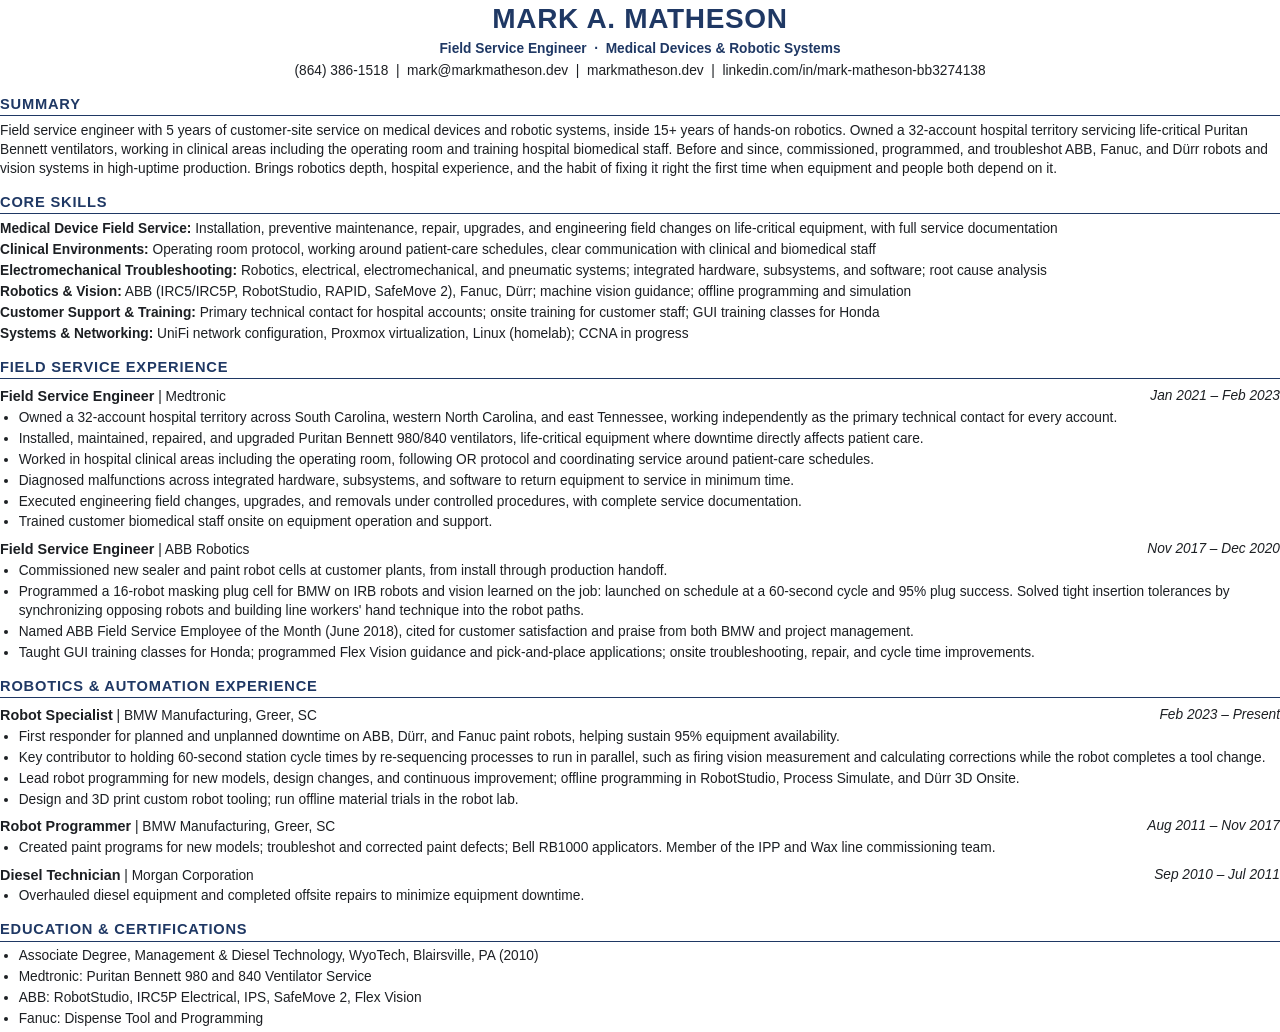
<file: resume/resume-medical.html>
<!doctype html>
<html lang="en">
<head>
<meta charset="utf-8">
<title>Mark Matheson - Resume (Medical Field Service)</title>
<!-- Hospital-first variant for Intuitive / medical device field service.
     Same facts as resume.html, reordered: field service first, robotics second. -->
<style>
  @page { size: Letter; margin: 0.6in 0.7in; }
  body { font: 10.3pt/1.38 Calibri, "Segoe UI", Arial, sans-serif; color: #1c1f23; margin: 0; }
  h1 { font-size: 21pt; color: #1f3864; text-align: center; margin: 0 0 1pt; letter-spacing: .5pt; }
  .headline { text-align: center; font-weight: bold; color: #1f3864; margin: 0 0 2pt; }
  .contact { text-align: center; margin: 0 0 4pt; }
  .contact a { color: inherit; text-decoration: none; }
  h2 { font-size: 11pt; color: #1f3864; text-transform: uppercase; letter-spacing: .6pt;
       border-bottom: 1.2pt solid #1f3864; margin: 10pt 0 4pt; padding-bottom: 1pt; }
  p { margin: 0 0 3pt; }
  ul { margin: 0 0 2pt; padding-left: 14pt; }
  li { margin-bottom: 1.5pt; }
  .job { display: flex; justify-content: space-between; margin: 6pt 0 1pt; break-after: avoid; }
  .job b { font-size: 10.8pt; }
  .job i { white-space: nowrap; }
  .skill { margin: 0 0 1.5pt; }
</style>
</head>
<body>
<h1>MARK A. MATHESON</h1>
<p class="headline">Field Service Engineer &nbsp;·&nbsp; Medical Devices &amp; Robotic Systems</p>
<p class="contact">(864) 386-1518 &nbsp;|&nbsp; mark@markmatheson.dev &nbsp;|&nbsp; <a href="https://markmatheson.dev">markmatheson.dev</a> &nbsp;|&nbsp; <a href="https://www.linkedin.com/in/mark-matheson-bb3274138/">linkedin.com/in/mark-matheson-bb3274138</a></p>

<h2>Summary</h2>
<p>Field service engineer with 5 years of customer-site service on medical devices and robotic systems, inside 15+ years of hands-on robotics. Owned a 32-account hospital territory servicing life-critical Puritan Bennett ventilators, working in clinical areas including the operating room and training hospital biomedical staff. Before and since, commissioned, programmed, and troubleshot ABB, Fanuc, and Dürr robots and vision systems in high-uptime production. Brings robotics depth, hospital experience, and the habit of fixing it right the first time when equipment and people both depend on it.</p>

<h2>Core Skills</h2>
<p class="skill"><b>Medical Device Field Service:</b> Installation, preventive maintenance, repair, upgrades, and engineering field changes on life-critical equipment, with full service documentation</p>
<p class="skill"><b>Clinical Environments:</b> Operating room protocol, working around patient-care schedules, clear communication with clinical and biomedical staff</p>
<p class="skill"><b>Electromechanical Troubleshooting:</b> Robotics, electrical, electromechanical, and pneumatic systems; integrated hardware, subsystems, and software; root cause analysis</p>
<p class="skill"><b>Robotics &amp; Vision:</b> ABB (IRC5/IRC5P, RobotStudio, RAPID, SafeMove 2), Fanuc, Dürr; machine vision guidance; offline programming and simulation</p>
<p class="skill"><b>Customer Support &amp; Training:</b> Primary technical contact for hospital accounts; onsite training for customer staff; GUI training classes for Honda</p>
<p class="skill"><b>Systems &amp; Networking:</b> UniFi network configuration, Proxmox virtualization, Linux (homelab); CCNA in progress</p>

<h2>Field Service Experience</h2>
<div class="job"><span><b>Field Service Engineer</b> | Medtronic</span><i>Jan 2021 – Feb 2023</i></div>
<ul>
  <li>Owned a 32-account hospital territory across South Carolina, western North Carolina, and east Tennessee, working independently as the primary technical contact for every account.</li>
  <li>Installed, maintained, repaired, and upgraded Puritan Bennett 980/840 ventilators, life-critical equipment where downtime directly affects patient care.</li>
  <li>Worked in hospital clinical areas including the operating room, following OR protocol and coordinating service around patient-care schedules.</li>
  <li>Diagnosed malfunctions across integrated hardware, subsystems, and software to return equipment to service in minimum time.</li>
  <li>Executed engineering field changes, upgrades, and removals under controlled procedures, with complete service documentation.</li>
  <li>Trained customer biomedical staff onsite on equipment operation and support.</li>
</ul>

<div class="job"><span><b>Field Service Engineer</b> | ABB Robotics</span><i>Nov 2017 – Dec 2020</i></div>
<ul>
  <li>Commissioned new sealer and paint robot cells at customer plants, from install through production handoff.</li>
  <li>Programmed a 16-robot masking plug cell for BMW on IRB robots and vision learned on the job: launched on schedule at a 60-second cycle and 95% plug success. Solved tight insertion tolerances by synchronizing opposing robots and building line workers' hand technique into the robot paths.</li>
  <li>Named ABB Field Service Employee of the Month (June 2018), cited for customer satisfaction and praise from both BMW and project management.</li>
  <li>Taught GUI training classes for Honda; programmed Flex Vision guidance and pick-and-place applications; onsite troubleshooting, repair, and cycle time improvements.</li>
</ul>

<h2>Robotics &amp; Automation Experience</h2>
<div class="job"><span><b>Robot Specialist</b> | BMW Manufacturing, Greer, SC</span><i>Feb 2023 – Present</i></div>
<ul>
  <li>First responder for planned and unplanned downtime on ABB, Dürr, and Fanuc paint robots, helping sustain 95% equipment availability.</li>
  <li>Key contributor to holding 60-second station cycle times by re-sequencing processes to run in parallel, such as firing vision measurement and calculating corrections while the robot completes a tool change.</li>
  <li>Lead robot programming for new models, design changes, and continuous improvement; offline programming in RobotStudio, Process Simulate, and Dürr 3D Onsite.</li>
  <li>Design and 3D print custom robot tooling; run offline material trials in the robot lab.</li>
</ul>

<div class="job"><span><b>Robot Programmer</b> | BMW Manufacturing, Greer, SC</span><i>Aug 2011 – Nov 2017</i></div>
<ul>
  <li>Created paint programs for new models; troubleshot and corrected paint defects; Bell RB1000 applicators. Member of the IPP and Wax line commissioning team.</li>
</ul>

<div class="job"><span><b>Diesel Technician</b> | Morgan Corporation</span><i>Sep 2010 – Jul 2011</i></div>
<ul>
  <li>Overhauled diesel equipment and completed offsite repairs to minimize equipment downtime.</li>
</ul>

<h2>Education &amp; Certifications</h2>
<ul>
  <li>Associate Degree, Management &amp; Diesel Technology, WyoTech, Blairsville, PA (2010)</li>
  <li>Medtronic: Puritan Bennett 980 and 840 Ventilator Service</li>
  <li>ABB: RobotStudio, IRC5P Electrical, IPS, SafeMove 2, Flex Vision</li>
  <li>Fanuc: Dispense Tool and Programming</li>
</ul>
</body>
</html>
</file>
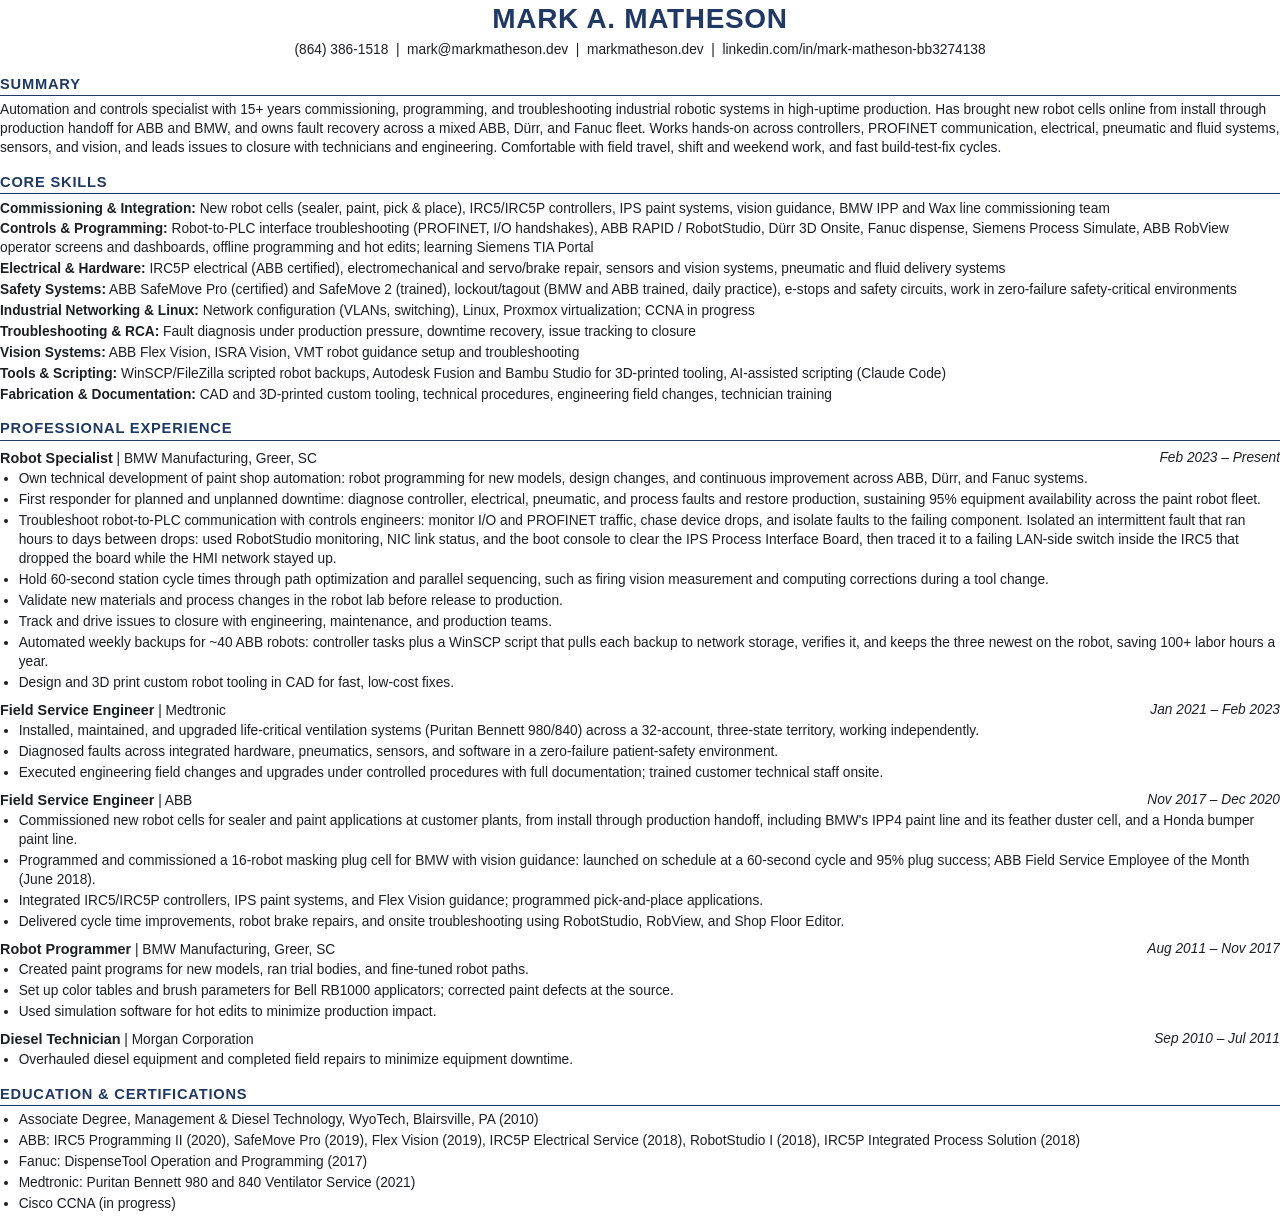
<file: resume/resume.html>
<!doctype html>
<html lang="en">
<head>
<meta charset="utf-8">
<title>Mark Matheson - Resume</title>
<style>
  @page { size: Letter; margin: 0.6in 0.7in; }
  body { font: 10.3pt/1.38 Calibri, "Segoe UI", Arial, sans-serif; color: #1c1f23; margin: 0; }
  h1 { font-size: 21pt; color: #1f3864; text-align: center; margin: 0 0 2pt; letter-spacing: .5pt; }
  .contact { text-align: center; margin: 0 0 4pt; }
  .contact a { color: inherit; text-decoration: none; }
  h2 { font-size: 11pt; color: #1f3864; text-transform: uppercase; letter-spacing: .6pt;
       border-bottom: 1.2pt solid #1f3864; margin: 10pt 0 4pt; padding-bottom: 1pt; }
  p { margin: 0 0 3pt; }
  ul { margin: 0 0 2pt; padding-left: 14pt; }
  li { margin-bottom: 1.5pt; }
  .job { display: flex; justify-content: space-between; margin: 6pt 0 1pt; break-after: avoid; }
  .job b { font-size: 10.8pt; }
  .job i { white-space: nowrap; }
  .skill { margin: 0 0 1.5pt; }
</style>
</head>
<body>
<h1>MARK A. MATHESON</h1>
<p class="contact">(864) 386-1518 &nbsp;|&nbsp; mark@markmatheson.dev &nbsp;|&nbsp; <a href="https://markmatheson.dev">markmatheson.dev</a> &nbsp;|&nbsp; <a href="https://www.linkedin.com/in/mark-matheson-bb3274138/">linkedin.com/in/mark-matheson-bb3274138</a></p>

<h2>Summary</h2>
<p>Automation and controls specialist with 15+ years commissioning, programming, and troubleshooting industrial robotic systems in high-uptime production. Has brought new robot cells online from install through production handoff for ABB and BMW, and owns fault recovery across a mixed ABB, Dürr, and Fanuc fleet. Works hands-on across controllers, PROFINET communication, electrical, pneumatic and fluid systems, sensors, and vision, and leads issues to closure with technicians and engineering. Comfortable with field travel, shift and weekend work, and fast build-test-fix cycles.</p>

<h2>Core Skills</h2>
<p class="skill"><b>Commissioning &amp; Integration:</b> New robot cells (sealer, paint, pick &amp; place), IRC5/IRC5P controllers, IPS paint systems, vision guidance, BMW IPP and Wax line commissioning team</p>
<p class="skill"><b>Controls &amp; Programming:</b> Robot-to-PLC interface troubleshooting (PROFINET, I/O handshakes), ABB RAPID / RobotStudio, Dürr 3D Onsite, Fanuc dispense, Siemens Process Simulate, ABB RobView operator screens and dashboards, offline programming and hot edits; learning Siemens TIA Portal</p>
<p class="skill"><b>Electrical &amp; Hardware:</b> IRC5P electrical (ABB certified), electromechanical and servo/brake repair, sensors and vision systems, pneumatic and fluid delivery systems</p>
<p class="skill"><b>Safety Systems:</b> ABB SafeMove Pro (certified) and SafeMove 2 (trained), lockout/tagout (BMW and ABB trained, daily practice), e-stops and safety circuits, work in zero-failure safety-critical environments</p>
<p class="skill"><b>Industrial Networking &amp; Linux:</b> Network configuration (VLANs, switching), Linux, Proxmox virtualization; CCNA in progress</p>
<p class="skill"><b>Troubleshooting &amp; RCA:</b> Fault diagnosis under production pressure, downtime recovery, issue tracking to closure</p>
<p class="skill"><b>Vision Systems:</b> ABB Flex Vision, ISRA Vision, VMT robot guidance setup and troubleshooting</p>
<p class="skill"><b>Tools &amp; Scripting:</b> WinSCP/FileZilla scripted robot backups, Autodesk Fusion and Bambu Studio for 3D-printed tooling, AI-assisted scripting (Claude Code)</p>
<p class="skill"><b>Fabrication &amp; Documentation:</b> CAD and 3D-printed custom tooling, technical procedures, engineering field changes, technician training</p>

<h2>Professional Experience</h2>
<div class="job"><span><b>Robot Specialist</b> | BMW Manufacturing, Greer, SC</span><i>Feb 2023 – Present</i></div>
<ul>
  <li>Own technical development of paint shop automation: robot programming for new models, design changes, and continuous improvement across ABB, Dürr, and Fanuc systems.</li>
  <li>First responder for planned and unplanned downtime: diagnose controller, electrical, pneumatic, and process faults and restore production, sustaining 95% equipment availability across the paint robot fleet.</li>
  <li>Troubleshoot robot-to-PLC communication with controls engineers: monitor I/O and PROFINET traffic, chase device drops, and isolate faults to the failing component. Isolated an intermittent fault that ran hours to days between drops: used RobotStudio monitoring, NIC link status, and the boot console to clear the IPS Process Interface Board, then traced it to a failing LAN-side switch inside the IRC5 that dropped the board while the HMI network stayed up.</li>
  <li>Hold 60-second station cycle times through path optimization and parallel sequencing, such as firing vision measurement and computing corrections during a tool change.</li>
  <li>Validate new materials and process changes in the robot lab before release to production.</li>
  <li>Track and drive issues to closure with engineering, maintenance, and production teams.</li>
  <li>Automated weekly backups for ~40 ABB robots: controller tasks plus a WinSCP script that pulls each backup to network storage, verifies it, and keeps the three newest on the robot, saving 100+ labor hours a year.</li>
  <li>Design and 3D print custom robot tooling in CAD for fast, low-cost fixes.</li>
</ul>

<div class="job"><span><b>Field Service Engineer</b> | Medtronic</span><i>Jan 2021 – Feb 2023</i></div>
<ul>
  <li>Installed, maintained, and upgraded life-critical ventilation systems (Puritan Bennett 980/840) across a 32-account, three-state territory, working independently.</li>
  <li>Diagnosed faults across integrated hardware, pneumatics, sensors, and software in a zero-failure patient-safety environment.</li>
  <li>Executed engineering field changes and upgrades under controlled procedures with full documentation; trained customer technical staff onsite.</li>
</ul>

<div class="job"><span><b>Field Service Engineer</b> | ABB</span><i>Nov 2017 – Dec 2020</i></div>
<ul>
  <li>Commissioned new robot cells for sealer and paint applications at customer plants, from install through production handoff, including BMW's IPP4 paint line and its feather duster cell, and a Honda bumper paint line.</li>
  <li>Programmed and commissioned a 16-robot masking plug cell for BMW with vision guidance: launched on schedule at a 60-second cycle and 95% plug success; ABB Field Service Employee of the Month (June 2018).</li>
  <li>Integrated IRC5/IRC5P controllers, IPS paint systems, and Flex Vision guidance; programmed pick-and-place applications.</li>
  <li>Delivered cycle time improvements, robot brake repairs, and onsite troubleshooting using RobotStudio, RobView, and Shop Floor Editor.</li>
</ul>

<div class="job"><span><b>Robot Programmer</b> | BMW Manufacturing, Greer, SC</span><i>Aug 2011 – Nov 2017</i></div>
<ul>
  <li>Created paint programs for new models, ran trial bodies, and fine-tuned robot paths.</li>
  <li>Set up color tables and brush parameters for Bell RB1000 applicators; corrected paint defects at the source.</li>
  <li>Used simulation software for hot edits to minimize production impact.</li>
</ul>

<div class="job"><span><b>Diesel Technician</b> | Morgan Corporation</span><i>Sep 2010 – Jul 2011</i></div>
<ul>
  <li>Overhauled diesel equipment and completed field repairs to minimize equipment downtime.</li>
</ul>

<h2>Education &amp; Certifications</h2>
<ul>
  <li>Associate Degree, Management &amp; Diesel Technology, WyoTech, Blairsville, PA (2010)</li>
  <li>ABB: IRC5 Programming II (2020), SafeMove Pro (2019), Flex Vision (2019), IRC5P Electrical Service (2018), RobotStudio I (2018), IRC5P Integrated Process Solution (2018)</li>
  <li>Fanuc: DispenseTool Operation and Programming (2017)</li>
  <li>Medtronic: Puritan Bennett 980 and 840 Ventilator Service (2021)</li>
  <li>Cisco CCNA (in progress)</li>
</ul>
</body>
</html>
</file>
<file: site/styles.css>
:root {
  --bg: #f6f5f2;
  --surface: #ffffff;
  --ink: #1c1f23;
  --muted: #5b6168;
  --line: #e2dfd9;
  --accent: #c4520a;
  --accent-fill: #e8650a;
  --accent-soft: #fdeee3;
  --hero-bg: #1c1f23;
  --hero-ink: #f3f1ed;
  --hero-muted: #b4b8bd;
  --d-a: #d9dde2;
  --d-b: #c4cad1;
  --d-c: #f7c9a6;
  --d-p: #1c1f23;
  --d-p-ink: #ffffff;
  --shadow: 0 1px 2px rgba(0,0,0,.05), 0 4px 16px rgba(0,0,0,.05);
}
@media (prefers-color-scheme: dark) {
  :root:not([data-theme="light"]) {
    --bg: #121416;
    --surface: #1b1e21;
    --ink: #eceae6;
    --muted: #a1a6ac;
    --line: #2c3035;
    --accent: #ff8a3d;
    --accent-fill: #e8650a;
    --accent-soft: #2e2219;
    --hero-bg: #0b0c0e;
    --d-a: #3a4047;
    --d-b: #4a5159;
    --d-c: #8a4a1c;
    --d-p: #eceae6;
    --d-p-ink: #121416;
    --shadow: none;
  }
}
:root[data-theme="dark"] {
  --bg: #121416; --surface: #1b1e21; --ink: #eceae6; --muted: #a1a6ac; --line: #2c3035;
  --accent: #ff8a3d; --accent-soft: #2e2219; --hero-bg: #0b0c0e;
  --d-a: #3a4047; --d-b: #4a5159; --d-c: #8a4a1c; --d-p: #eceae6; --d-p-ink: #121416; --shadow: none;
}

* { box-sizing: border-box; }
html { scroll-behavior: smooth; }
body {
  margin: 0;
  background: var(--bg);
  color: var(--ink);
  font: 400 17px/1.6 Inter, system-ui, -apple-system, "Segoe UI", sans-serif;
  -webkit-font-smoothing: antialiased;
}
img { max-width: 100%; display: block; }
a { color: var(--accent); }
h1, h2, h3, h4 { line-height: 1.2; margin: 0; }
h2 { font-size: clamp(1.6rem, 3.5vw, 2.1rem); font-weight: 800; letter-spacing: -.02em; margin-bottom: 1.5rem; }
h2::after { content: ""; display: block; width: 44px; height: 4px; background: var(--accent-fill); margin-top: .6rem; border-radius: 2px; }

.wrap { max-width: 1080px; margin: 0 auto; padding: 0 20px; }
.section { padding: 72px 20px; }
.wrap.section { padding-left: 20px; padding-right: 20px; }
.section.alt { background: var(--surface); border-top: 1px solid var(--line); border-bottom: 1px solid var(--line); }
.lede { font-size: 1.15rem; color: var(--ink); }
.narrow { max-width: 720px; }

/* Hero */
.hero { background: var(--hero-bg); color: var(--hero-ink); padding: 72px 0 64px; }
.hero-grid { display: grid; grid-template-columns: 1fr auto; gap: 48px; align-items: center; }
.eyebrow { font: 700 .8rem/1 "JetBrains Mono", monospace; letter-spacing: .12em; text-transform: uppercase; color: #ff8a3d; margin: 0 0 1rem; }
.hero h1 { font-size: clamp(2.4rem, 6vw, 3.6rem); font-weight: 800; letter-spacing: -.03em; }
.hero .title { font-size: clamp(1.1rem, 2.4vw, 1.35rem); font-weight: 600; color: #ff8a3d; margin: .4rem 0 1.2rem; }
.hero .lede { color: var(--hero-muted); max-width: 560px; margin: 0 0 1.8rem; }
.headshot { width: 220px; height: 220px; border-radius: 50%; object-fit: cover; border: 4px solid #e8650a; }

.actions { display: flex; flex-wrap: wrap; gap: 12px; }
.btn {
  display: inline-block; padding: 12px 20px; border-radius: 8px; font-weight: 600; font-size: .95rem;
  text-decoration: none; border: 1.5px solid currentColor; color: inherit; transition: background .15s, color .15s;
}
.hero .btn { color: var(--hero-ink); border-color: #4a4f55; }
.hero .btn:hover { border-color: var(--hero-ink); }
.btn.primary, .hero .btn.primary { background: #e8650a; border-color: #e8650a; color: #fff; }
.btn.primary:hover { background: #c4520a; border-color: #c4520a; }
.contact .btn { color: var(--ink); border-color: var(--line); }
.contact .btn.primary { color: #fff; border-color: #e8650a; }

/* Stats */
.stats { background: var(--surface); border-bottom: 1px solid var(--line); }
.stat-grid { display: grid; grid-template-columns: repeat(4, 1fr); }
.stat { padding: 28px 20px; border-left: 1px solid var(--line); }
.stat:first-child { border-left: 0; padding-left: 0; }
.num { display: block; font: 700 2.4rem/1 "JetBrains Mono", monospace; color: var(--accent); }
.lbl { display: block; margin-top: .5rem; font-size: .9rem; color: var(--muted); line-height: 1.35; }

/* Banner */
.banner { margin: 0; position: relative; }
.banner img { width: 100%; height: clamp(260px, 42vw, 460px); object-fit: cover; object-position: center 40%; }
.banner figcaption { position: absolute; left: 0; right: 0; bottom: 0; padding: 40px 20px 14px; color: #fff; font-size: .9rem;
  background: linear-gradient(transparent, rgba(0,0,0,.65)); text-align: center; }

/* Experience */
.job { background: var(--surface); border: 1px solid var(--line); border-radius: 12px; padding: 28px; margin-bottom: 20px; box-shadow: var(--shadow); }
.job-head { display: flex; justify-content: space-between; gap: 16px; flex-wrap: wrap; align-items: baseline; margin-bottom: .8rem; }
.job h3 { font-size: 1.25rem; font-weight: 700; }
.org { margin: .2rem 0 0; color: var(--muted); font-weight: 500; }
.dates { margin: 0; font: 500 .85rem/1 "JetBrains Mono", monospace; color: var(--muted); white-space: nowrap; }
.job ul { margin: 0; padding-left: 1.2rem; }
.job li { margin-bottom: .45rem; }
.job li::marker { color: var(--accent-fill); }
.job.compact p { margin: 0; }
.photos { display: grid; grid-template-columns: 1fr 1fr; gap: 14px; margin-top: 20px; }
figure { margin: 0; }
.photos img, .feature img, .small img { width: 100%; border-radius: 8px; object-fit: cover; }
.photos img { aspect-ratio: 4 / 3; }
figcaption { font-size: .82rem; color: var(--muted); margin-top: .4rem; }

/* Cycle time */
.diagram { background: var(--bg); border: 1px solid var(--line); border-radius: 12px; padding: 24px; margin-top: 28px; }
.diagram { overflow-x: auto; }
.diagram svg { width: 100%; min-width: 560px; height: auto; overflow: visible; }
.d-label { font: 600 14px Inter, sans-serif; fill: var(--muted); }
.d-t { font: 600 13px Inter, sans-serif; fill: var(--ink); }
.d-t.inv { fill: var(--d-p-ink); }
.d-a { fill: var(--d-a); } .d-b { fill: var(--d-b); } .d-c { fill: var(--d-c); } .d-p { fill: var(--d-p); }
.d-guide { stroke: var(--muted); stroke-width: 1; stroke-dasharray: 4 4; opacity: .6; }
.d-save { stroke: var(--accent-fill); stroke-width: 3; }
.d-save-t { font: 700 13px "JetBrains Mono", monospace; fill: var(--accent); }
.caption { font-size: .82rem; color: var(--muted); margin: 12px 0 0; }

/* Skills */
.skills-grid { display: grid; grid-template-columns: 1.1fr .9fr; gap: 32px; align-items: start; }
.skill { padding: 14px 0; border-bottom: 1px solid var(--line); }
.skill:first-child { padding-top: 0; }
.skill h4 { font-size: 1rem; font-weight: 700; }
.skill p { margin: .25rem 0 0; color: var(--muted); font-size: .95rem; }
.sub { font-size: 1.15rem; font-weight: 700; margin: 48px 0 16px; }
.certs-grid { display: grid; grid-template-columns: 1fr 200px; gap: 32px; align-items: start; }
.chips { list-style: none; padding: 0; margin: 0; display: flex; flex-wrap: wrap; gap: 10px; }
.chips li { background: var(--accent-soft); color: var(--ink); border: 1px solid var(--line); padding: 8px 14px; border-radius: 999px; font-size: .9rem; font-weight: 500; }
.small img { aspect-ratio: 3 / 4; }

/* Homelab */
.lab-grid { display: grid; grid-template-columns: repeat(3, 1fr); gap: 16px; margin-top: 28px; }
.lab { background: var(--bg); border: 1px solid var(--line); border-radius: 12px; padding: 20px; }
.lab h4 { font-size: 1rem; font-weight: 700; color: var(--accent); }
.lab p { margin: .4rem 0 0; font-size: .95rem; color: var(--muted); }

.contact { text-align: left; }
.footer { padding: 28px 20px 40px; color: var(--muted); font-size: .85rem; border-top: 1px solid var(--line); }

/* Phone / tablet */
@media (max-width: 820px) {
  .hero-grid { grid-template-columns: 1fr; gap: 28px; }
  .headshot { order: -1; width: 140px; height: 140px; }
  .stat-grid { grid-template-columns: 1fr 1fr; }
  .stat { border-left: 0; padding: 20px 0; border-top: 1px solid var(--line); }
  .stat:nth-child(-n+2) { border-top: 0; }
  .stat:nth-child(even) { padding-left: 16px; border-left: 1px solid var(--line); }
  .skills-grid, .certs-grid { grid-template-columns: 1fr; }
  .certs-grid .small { max-width: 220px; }
  .lab-grid { grid-template-columns: 1fr; }
  .section, .wrap.section { padding: 56px 16px; }
  .wrap { padding: 0 16px; }
  .job { padding: 20px; }
}
@media (max-width: 480px) {
  .photos { gap: 8px; margin-top: 16px; }
  .photos figcaption { font-size: .75rem; }
  .num { font-size: 2rem; }
}

/* Cycle-time race animation (armed by JS; static diagram if JS off or reduced motion) */
.diagram .bar rect { transform-box: fill-box; transform-origin: left center; }
.diagram.armed .bar rect { transform: scaleX(0); }
.diagram.armed .bar text, .diagram.armed .fin { opacity: 0; }
.diagram.play .bar rect { transform: scaleX(1); transition: transform var(--d) linear var(--s); }
.diagram.play .bar text { opacity: 1; transition: opacity .3s ease calc(var(--s) + var(--d) * .3); }
.diagram.play .fin { opacity: 1; transition: opacity .6s ease var(--end); }
.d-head { stroke: var(--accent-fill); stroke-width: 2; opacity: 0; }
.diagram.play:not(.done) .d-head { opacity: .9; }
.diagram-foot { display: flex; justify-content: space-between; align-items: center; gap: 16px; flex-wrap: wrap; margin-top: 12px; }
.diagram-foot .caption { margin: 0; }
.replay { font: 600 .85rem Inter, sans-serif; color: var(--accent); background: transparent; border: 1.5px solid var(--line); border-radius: 8px; padding: 6px 14px; cursor: pointer; }
.replay:hover { border-color: var(--accent); }

/* Video clip tile: same 4:3 footprint as the photos beside it */
.photos.three { grid-template-columns: repeat(3, 1fr); }
.photos .clip video { width: 100%; aspect-ratio: 4 / 3; object-fit: cover; border-radius: 8px; display: block; background: #1c1f23; }
@media (max-width: 820px) {
  .photos.three { grid-template-columns: 1fr 1fr; }
  .photos.three .clip { grid-column: 1 / -1; }
}
@media (max-width: 820px) { .photos.three .clip video { aspect-ratio: 16 / 9; object-position: center 25%; } }

/* Project spotlight */
.spot-stats { display: grid; grid-template-columns: repeat(4, 1fr); gap: 16px; margin: 28px 0; }
.spot-stats > div { background: var(--surface); border: 1px solid var(--line); border-radius: 12px; padding: 18px 20px; }
.spot-stats .num { font-size: 2rem; }
.spot-grid { display: grid; grid-template-columns: repeat(3, 1fr); gap: 16px; }
.spot { background: var(--surface); border: 1px solid var(--line); border-radius: 12px; padding: 22px; box-shadow: var(--shadow); }
.spot h4 { font-size: 1rem; font-weight: 700; color: var(--accent); }
.spot p { margin: .5rem 0 0; font-size: .95rem; color: var(--muted); }
.quote { margin: 28px 0 0; padding: 22px 26px; border-left: 4px solid var(--accent-fill); background: var(--accent-soft); border-radius: 0 12px 12px 0; }
.quote p { margin: 0; font-size: 1.1rem; font-style: italic; }
.quote cite { display: block; margin-top: .6rem; font-size: .85rem; font-style: normal; color: var(--muted); }
.lesson { margin-top: 20px; color: var(--muted); }
@media (max-width: 820px) {
  .spot-stats { grid-template-columns: 1fr 1fr; gap: 10px; }
  .spot-stats .num { font-size: 1.6rem; }
  .spot-grid { grid-template-columns: 1fr; }
}

/* Software list */
.sw-grid { display: grid; grid-template-columns: 1fr 1fr; column-gap: 32px; margin-bottom: 8px; }
.sw-grid .skill:first-child { padding-top: 14px; }
@media (max-width: 820px) { .sw-grid { grid-template-columns: 1fr; } }

/* Collapsible job and project tiles */
details.job > summary { list-style: none; cursor: pointer; display: block; }
details.job > summary::-webkit-details-marker { display: none; }
details.job > summary .job-head { margin-bottom: .35rem; }
details.job .teaser { margin: 0; color: var(--muted); }
details.job .more { display: inline-flex; align-items: center; gap: .35rem; margin-top: .6rem; font-weight: 600; font-size: .92rem; color: var(--accent); }
details.job .more::after { content: ""; width: .5rem; height: .5rem; border-right: 2px solid currentColor; border-bottom: 2px solid currentColor; transform: translateY(-2px) rotate(45deg); transition: transform .2s; }
details.job[open] .more::after { transform: translateY(2px) rotate(-135deg); }
details.job .hide, details.job[open] .show { display: none; }
details.job[open] .hide { display: inline; }
details.job > summary:hover .more { text-decoration: underline; }
details.job > summary:focus-visible { outline: 2px solid var(--accent); outline-offset: 6px; border-radius: 4px; }
details.job[open] > summary { margin-bottom: 1.2rem; padding-bottom: 1rem; border-bottom: 1px solid var(--line); }
details.project h3 { font-size: 1.2rem; font-weight: 700; margin: 0 0 .35rem; }
details.project .job-body > .lede { margin-top: 0; }
#projects .wrap > .lede { margin-bottom: 28px; }

/* Code sample */
.code-title { font-size: 1rem; font-weight: 700; color: var(--accent); margin: 28px 0 0; }
pre.code { background: var(--hero-bg); color: var(--hero-ink); border-radius: 12px; padding: 18px 20px; overflow-x: auto; font-size: .82rem; line-height: 1.5; margin: 16px 0 0; }
pre.code code { font-family: ui-monospace, SFMono-Regular, Menlo, Consolas, monospace; white-space: pre; }

/* Photos shown whole (renders, screenshots) */
.photos.fit { align-items: start; }
.photos.fit img, .photos.one img { aspect-ratio: auto; object-fit: contain; background: #fff; border: 1px solid var(--line); }
.photos.one { grid-template-columns: 1fr; }
.photos.one img { width: auto; max-width: 100%; max-height: 720px; margin: 0 auto; display: block; }
.photos.one figcaption { text-align: center; }
.photos .spin video { width: 100%; max-height: 640px; object-fit: contain; background: #fff; border: 1px solid var(--line); border-radius: 8px; display: block; }

/* certificate scans: 3 across, 2 on phones (no video clip here) */
.certs-photos { margin-top: 24px; }
@media (max-width: 640px) { .certs-photos { grid-template-columns: 1fr 1fr; } }
</file>
